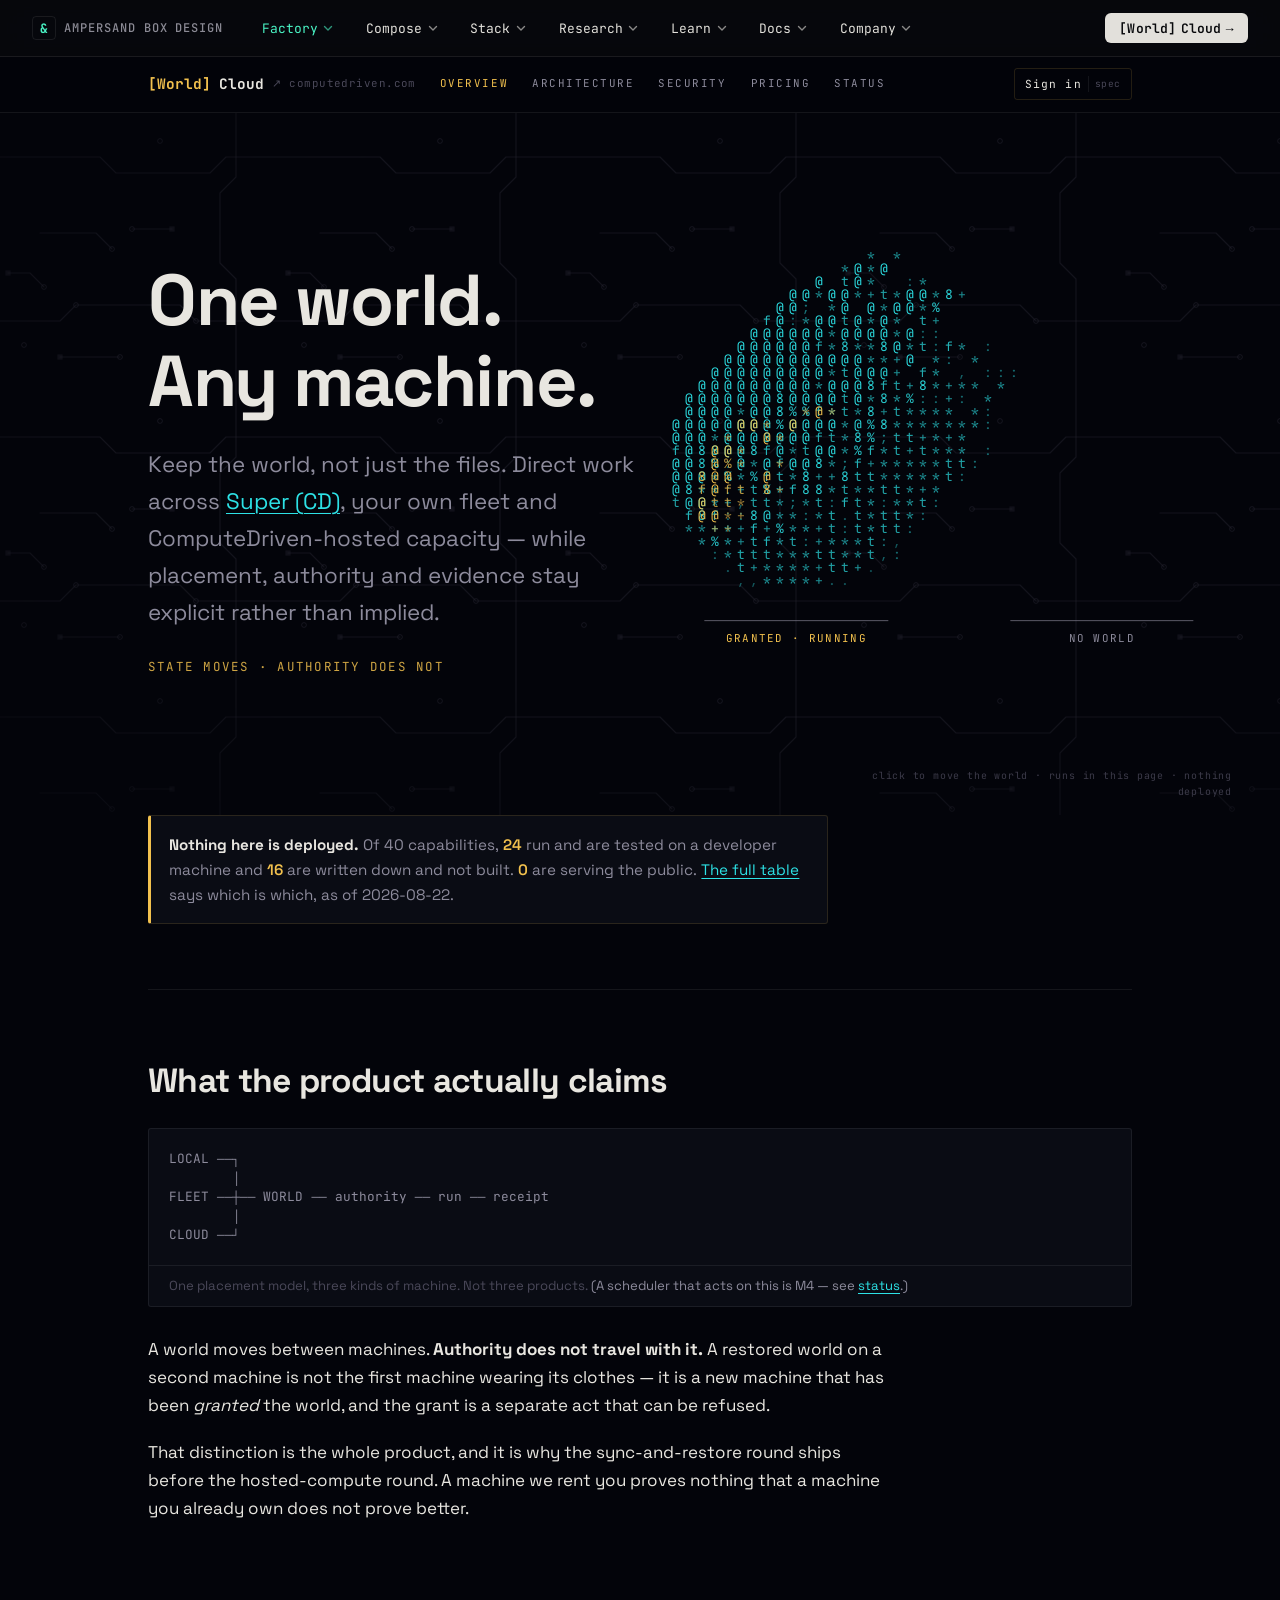
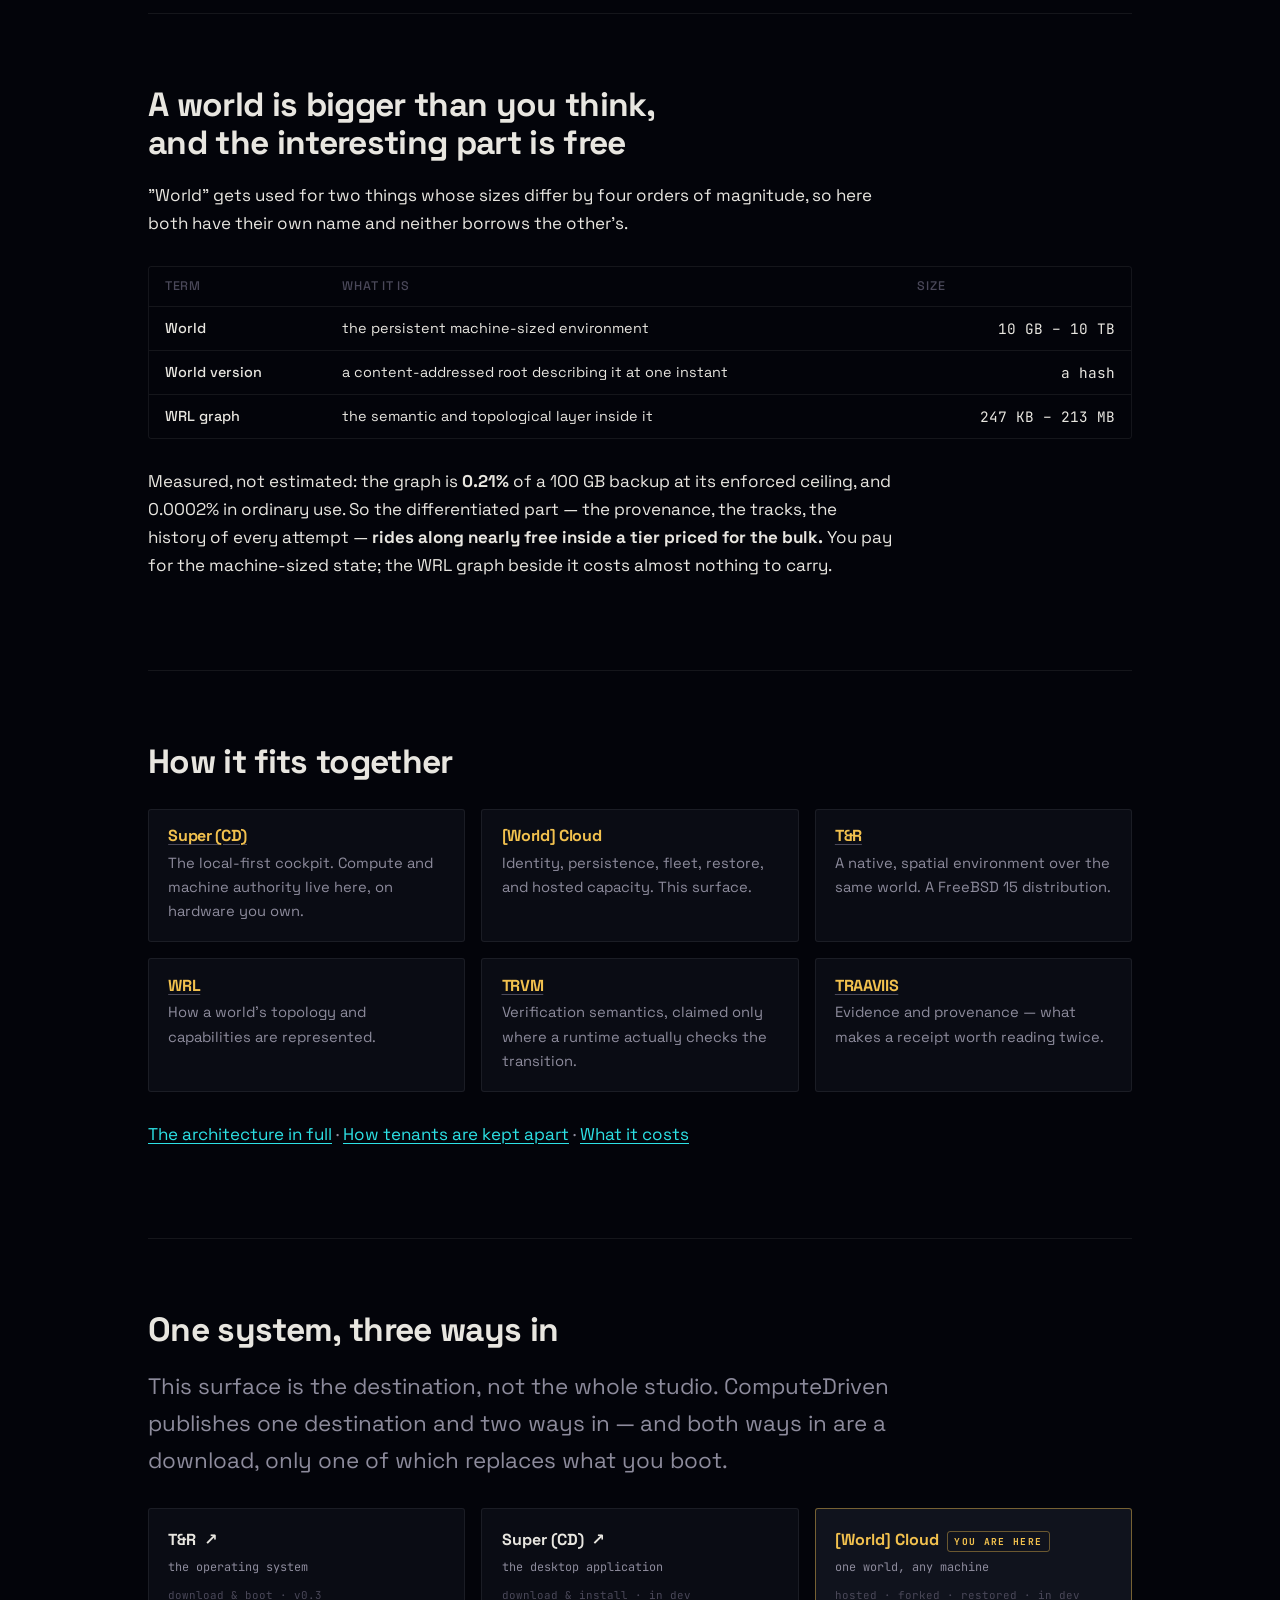
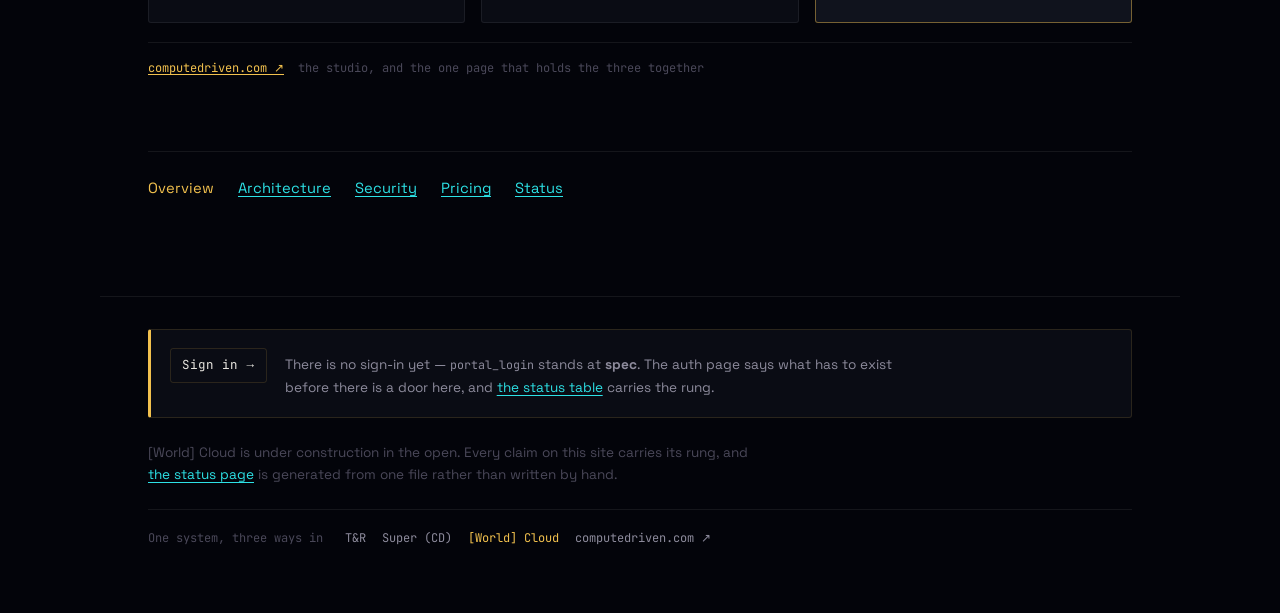
<file: index.html>
<!doctype html>
<html lang="en">
    <head>
        <meta charset="UTF-8" />
        <meta name="viewport" content="width=device-width, initial-scale=1.0" />
        <title>[World] Cloud — one world, any machine</title>
        <meta
            name="description"
            content="Keep the world, not just the files. [World] Cloud carries a machine-sized world between your own hardware, your fleet, and hosted capacity — while placement, authority and evidence stay explicit. State moves; authority does not."
        />
        <link rel="canonical" href="https://cloud.computedriven.com/" />
        <meta property="og:title" content="[World] Cloud — one world, any machine" />
        <meta
            property="og:description"
            content="State moves. Authority does not. A restored world on a second machine is a machine that has been granted the world — and the grant is a separate, refusable act."
        />
        <meta property="og:type" content="website" />
        <meta property="og:url" content="https://cloud.computedriven.com/" />
        <link rel="stylesheet" href="/assets/site.css" />
        <link rel="stylesheet" href="/assets/hero-theater.css" />
    </head>
    <body>
        <header class="site">
            <div class="site-bar">
                <a class="site-logo" href="https://computedriven.com" aria-label="ComputeDriven — the studio [World] Cloud is one of three properties of"><b>[World]</b> Cloud<span class="bto" aria-hidden="true">&#8599;</span><span class="bto bto-w" aria-hidden="true">computedriven.com</span></a>
                <nav class="site-links" aria-label="Primary">
                    <a href="/" aria-current="page">Overview</a>
                    <a href="/architecture">Architecture</a>
                    <a href="/security">Security</a>
                    <a href="/pricing">Pricing</a>
                    <a href="/status">Status</a>
                </nav>
                <!-- STATUS:authcta:BEGIN -->
<a class="site-auth" href="/auth">Sign in <span class="tag">spec</span></a>
<!-- STATUS:authcta:END -->
            </div>
        </header>
        <main>
            <section class="hero">
                <div class="ht" data-ht>
                    <canvas class="ht-canvas" aria-hidden="true"></canvas>
                    <div class="ht-copy">
                        <h1>One world.<br />Any machine.</h1>
                        <p class="lede">
                            Keep the world, not just the files. Direct work across
                            <a href="https://super.computedriven.com">Super (CD)</a>, your own fleet and
                            ComputeDriven-hosted capacity &mdash; while placement, authority and evidence
                            stay explicit rather than implied.
                        </p>
                        <p class="ht-thesis" aria-hidden="true">state moves &middot; authority does not</p>
                    </div>
                    <div class="ht-floors" aria-hidden="true">
                        <div class="ht-floor" data-fl="a"><span class="ht-floor-line"></span><span class="ht-floor-cap"></span></div>
                        <div class="ht-floor" data-fl="b"><span class="ht-floor-line"></span><span class="ht-floor-cap"></span></div>
                    </div>
                    <p class="ht-note" aria-hidden="true">click to move the world &middot; runs in this page &middot; nothing deployed</p>
                </div>

                <!-- STATUS:banner:BEGIN -->
<p class="banner" role="status">
  <strong>Nothing here is deployed.</strong>
  Of 40 capabilities, <b>24</b> run and are tested on a developer machine
  and <b>16</b> are written down and not built.
  <b>0</b> are serving the public.
  <a href="/status">The full table</a> says which is which, as of 2026-08-22.
</p>
<!-- STATUS:banner:END -->
            </section>

            <section>
                <h2>What the product actually claims</h2>
                <figure class="fig">
                    <pre>
LOCAL ──┐
        │
FLEET ──┼── WORLD ── authority ── run ── receipt
        │
CLOUD ──┘</pre
                    >
                    <figcaption>
                        One placement model, three kinds of machine. Not three products.
                        <span class="dim"
                            >(A scheduler that acts on this is M4 — see
                            <a href="/status">status</a>.)</span
                        >
                    </figcaption>
                </figure>
                <p>
                    A world moves between machines. <strong>Authority does not travel with
                    it.</strong> A restored world on a second machine is not the first machine
                    wearing its clothes — it is a new machine that has been <em>granted</em>
                    the world, and the grant is a separate act that can be refused.
                </p>
                <p>
                    That distinction is the whole product, and it is why the sync-and-restore
                    round ships before the hosted-compute round. A machine we rent you proves
                    nothing that a machine you already own does not prove better.
                </p>
            </section>

            <section>
                <h2>A world is bigger than you think, and the interesting part is free</h2>
                <p>
                    "World" gets used for two things whose sizes differ by four orders of
                    magnitude, so here both have their own name and neither borrows the
                    other's.
                </p>
                <div class="scroll">
                    <table>
                        <thead>
                            <tr>
                                <th scope="col">Term</th>
                                <th scope="col">What it is</th>
                                <th scope="col">Size</th>
                            </tr>
                        </thead>
                        <tbody>
                            <tr>
                                <th scope="row">World</th>
                                <td>the persistent machine-sized environment</td>
                                <td class="num">10 GB – 10 TB</td>
                            </tr>
                            <tr>
                                <th scope="row">World version</th>
                                <td>a content-addressed root describing it at one instant</td>
                                <td class="num">a hash</td>
                            </tr>
                            <tr>
                                <th scope="row">WRL graph</th>
                                <td>the semantic and topological layer inside it</td>
                                <td class="num">247 KB – 213 MB</td>
                            </tr>
                        </tbody>
                    </table>
                </div>
                <p>
                    Measured, not estimated: the graph is <strong>0.21%</strong> of a 100 GB
                    backup at its enforced ceiling, and 0.0002% in ordinary use. So the
                    differentiated part — the provenance, the tracks, the history of every
                    attempt — <strong>rides along nearly free inside a tier priced for the
                    bulk.</strong> You pay for the machine-sized state; the WRL graph beside it
                    costs almost nothing to carry.
                </p>
            </section>

            <section>
                <h2>How it fits together</h2>
                <ul class="grid">
                    <li class="card">
                        <h3><a href="https://super.computedriven.com">Super (CD)</a></h3>
                        <p>The local-first cockpit. Compute and machine authority live here, on hardware you own.</p>
                    </li>
                    <li class="card">
                        <h3>[World] Cloud</h3>
                        <p>Identity, persistence, fleet, restore, and hosted capacity. This surface.</p>
                    </li>
                    <li class="card">
                        <h3><a href="https://tr.computedriven.com">T&amp;R</a></h3>
                        <p>A native, spatial environment over the same world. A FreeBSD 15 distribution.</p>
                    </li>
                    <li class="card">
                        <h3><a href="https://wrl.traaviis.com">WRL</a></h3>
                        <p>How a world's topology and capabilities are represented.</p>
                    </li>
                    <li class="card">
                        <h3><a href="https://trvm.traaviis.com">TRVM</a></h3>
                        <p>Verification semantics, claimed only where a runtime actually checks the transition.</p>
                    </li>
                    <li class="card">
                        <h3><a href="https://traaviis.com/">TRAAVIIS</a></h3>
                        <p>Evidence and provenance — what makes a receipt worth reading twice.</p>
                    </li>
                </ul>
                <p class="dim">
                    <a href="/architecture">The architecture in full</a> ·
                    <a href="/security">How tenants are kept apart</a> ·
                    <a href="/pricing">What it costs</a>
                </p>
            </section>

            <section id="family">
                <h2>One system, three ways in</h2>
                <p class="lede">
                    This surface is the destination, not the whole studio. ComputeDriven
                    publishes one destination and two ways in — and both ways in are a
                    download, only one of which replaces what you boot.
                </p>
                <div class="fam">
                    <a class="fam-card" href="https://tr.computedriven.com/">
                        <span class="fc-n">T&amp;R <span aria-hidden="true">&#8599;</span></span>
                        <span class="fc-d">the operating system</span>
                        <span class="fc-h">download &amp; boot &middot; v0.3</span>
                    </a>
                    <a class="fam-card" href="https://super.computedriven.com">
                        <span class="fc-n">Super (CD) <span aria-hidden="true">&#8599;</span></span>
                        <span class="fc-d">the desktop application</span>
                        <span class="fc-h">download &amp; install &middot; in dev</span>
                    </a>
                    <div class="fam-card here">
                        <div class="fc-n">
                            [World] Cloud <span class="fc-you">you are here</span>
                        </div>
                        <span class="fc-d">one world, any machine</span>
                        <span class="fc-h">hosted &middot; forked &middot; restored &middot; in dev</span>
                    </div>
                </div>
                <p class="fam-foot">
                    <a href="https://computedriven.com">computedriven.com <span aria-hidden="true">&#8599;</span></a>
                    <span>the studio, and the one page that holds the three together</span>
                </p>
            </section>

            <nav class="pages" aria-label="Sections">
                <a href="/" aria-current="page">Overview</a>
                <a href="/architecture">Architecture</a>
                <a href="/security">Security</a>
                <a href="/pricing">Pricing</a>
                <a href="/status">Status</a>
            </nav>
        </main>

        <footer>
            <!-- STATUS:footauth:BEGIN -->
<div class="foot-auth">
  <a class="foot-auth-cta" href="/auth">Sign in &rarr;</a>
  <p class="foot-auth-note">There is no sign-in yet — <code>portal_login</code> stands at <b>spec</b>. The auth page says what has to exist before there is a door here, and <a href="/status">the status table</a> carries the rung.</p>
</div>
<!-- STATUS:footauth:END -->
            <p>
                [World] Cloud is under construction in the open. Every claim on this
                site carries its rung, and <a href="/status">the status page</a> is generated
                from one file rather than written by hand.
            </p>
            <div class="foot-fam">
                <span>One system, three ways in</span>
                <span class="ff-links">
                    <a href="https://tr.computedriven.com/">T&amp;R</a>
                    <a href="https://super.computedriven.com">Super (CD)</a>
                    <b>[World] Cloud</b>
                    <a href="https://computedriven.com">computedriven.com <span aria-hidden="true">&#8599;</span></a>
                </span>
            </div>
        </footer>

        <script type="module" src="/amp-nav.js"></script>
        <script type="module" src="/assets/hero-theater.js"></script>
        <amp-nav property="cloud"></amp-nav>
    </body>
</html>
</file>
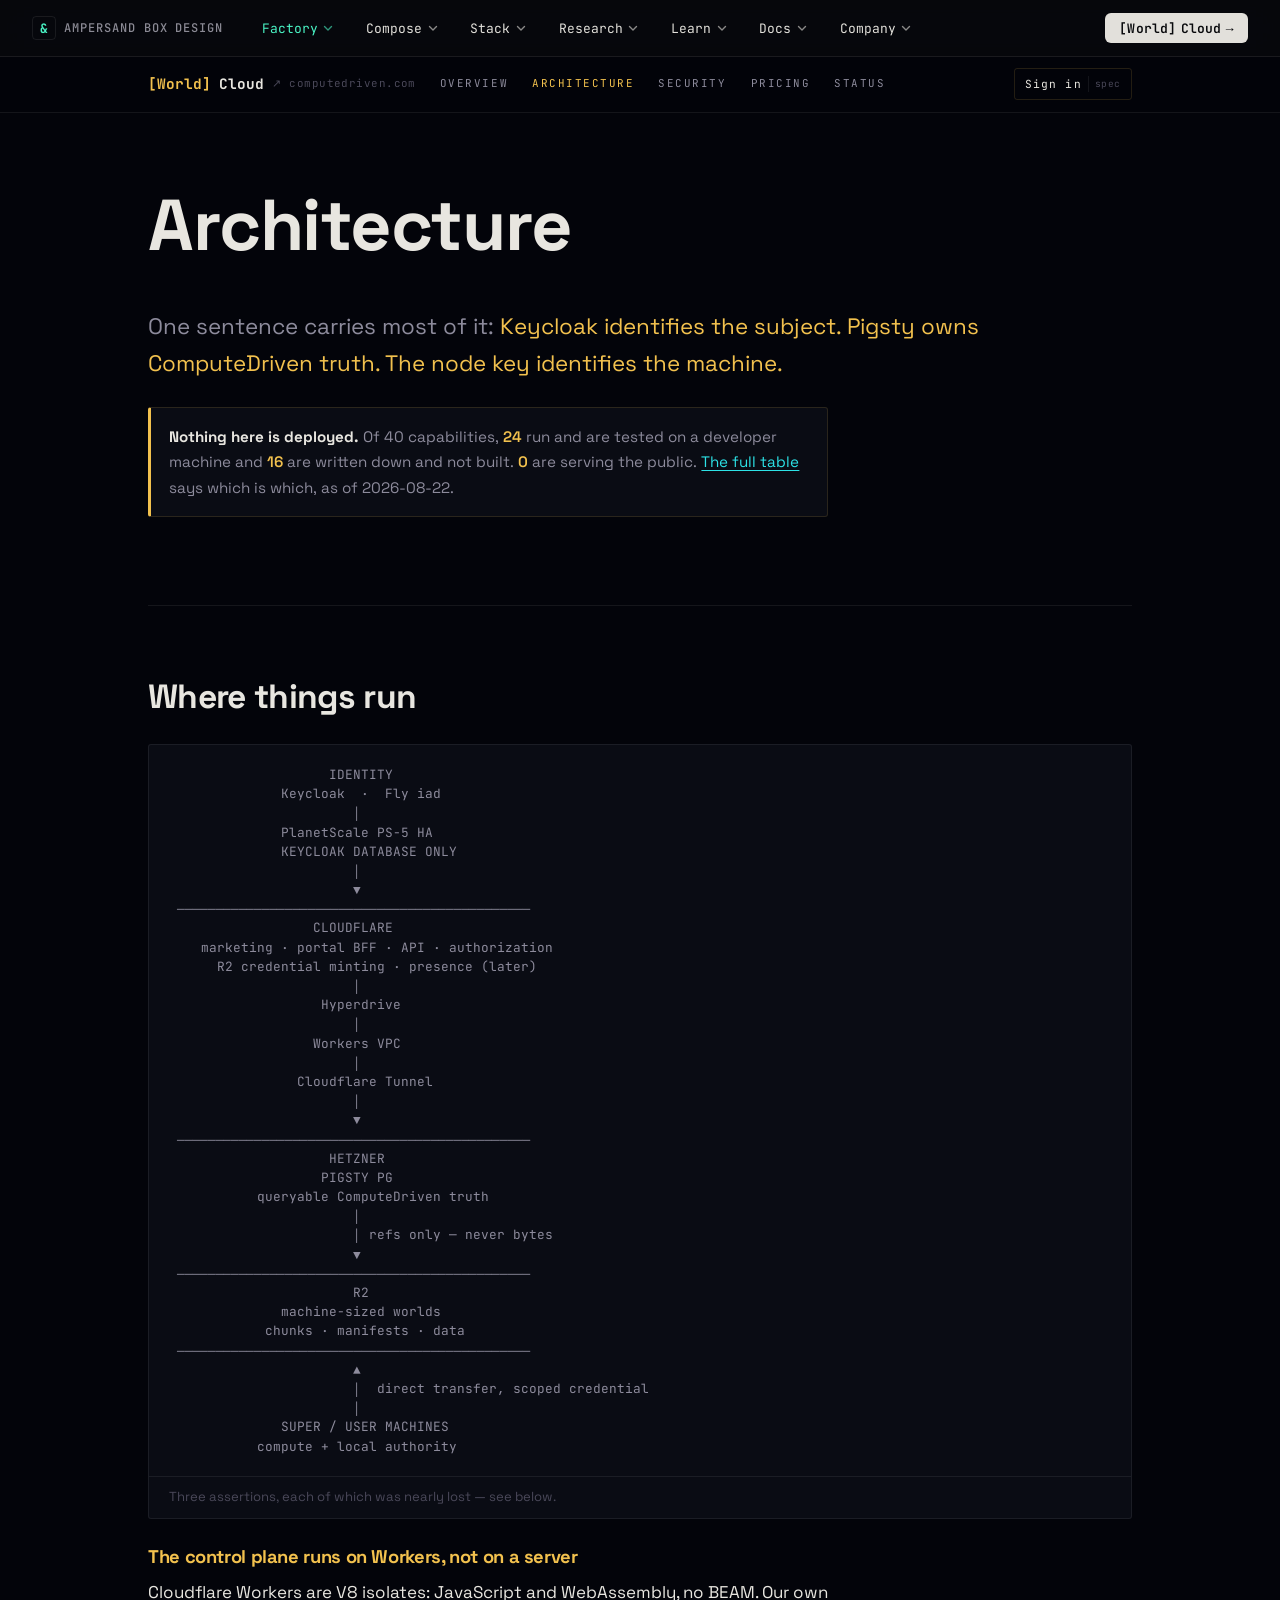
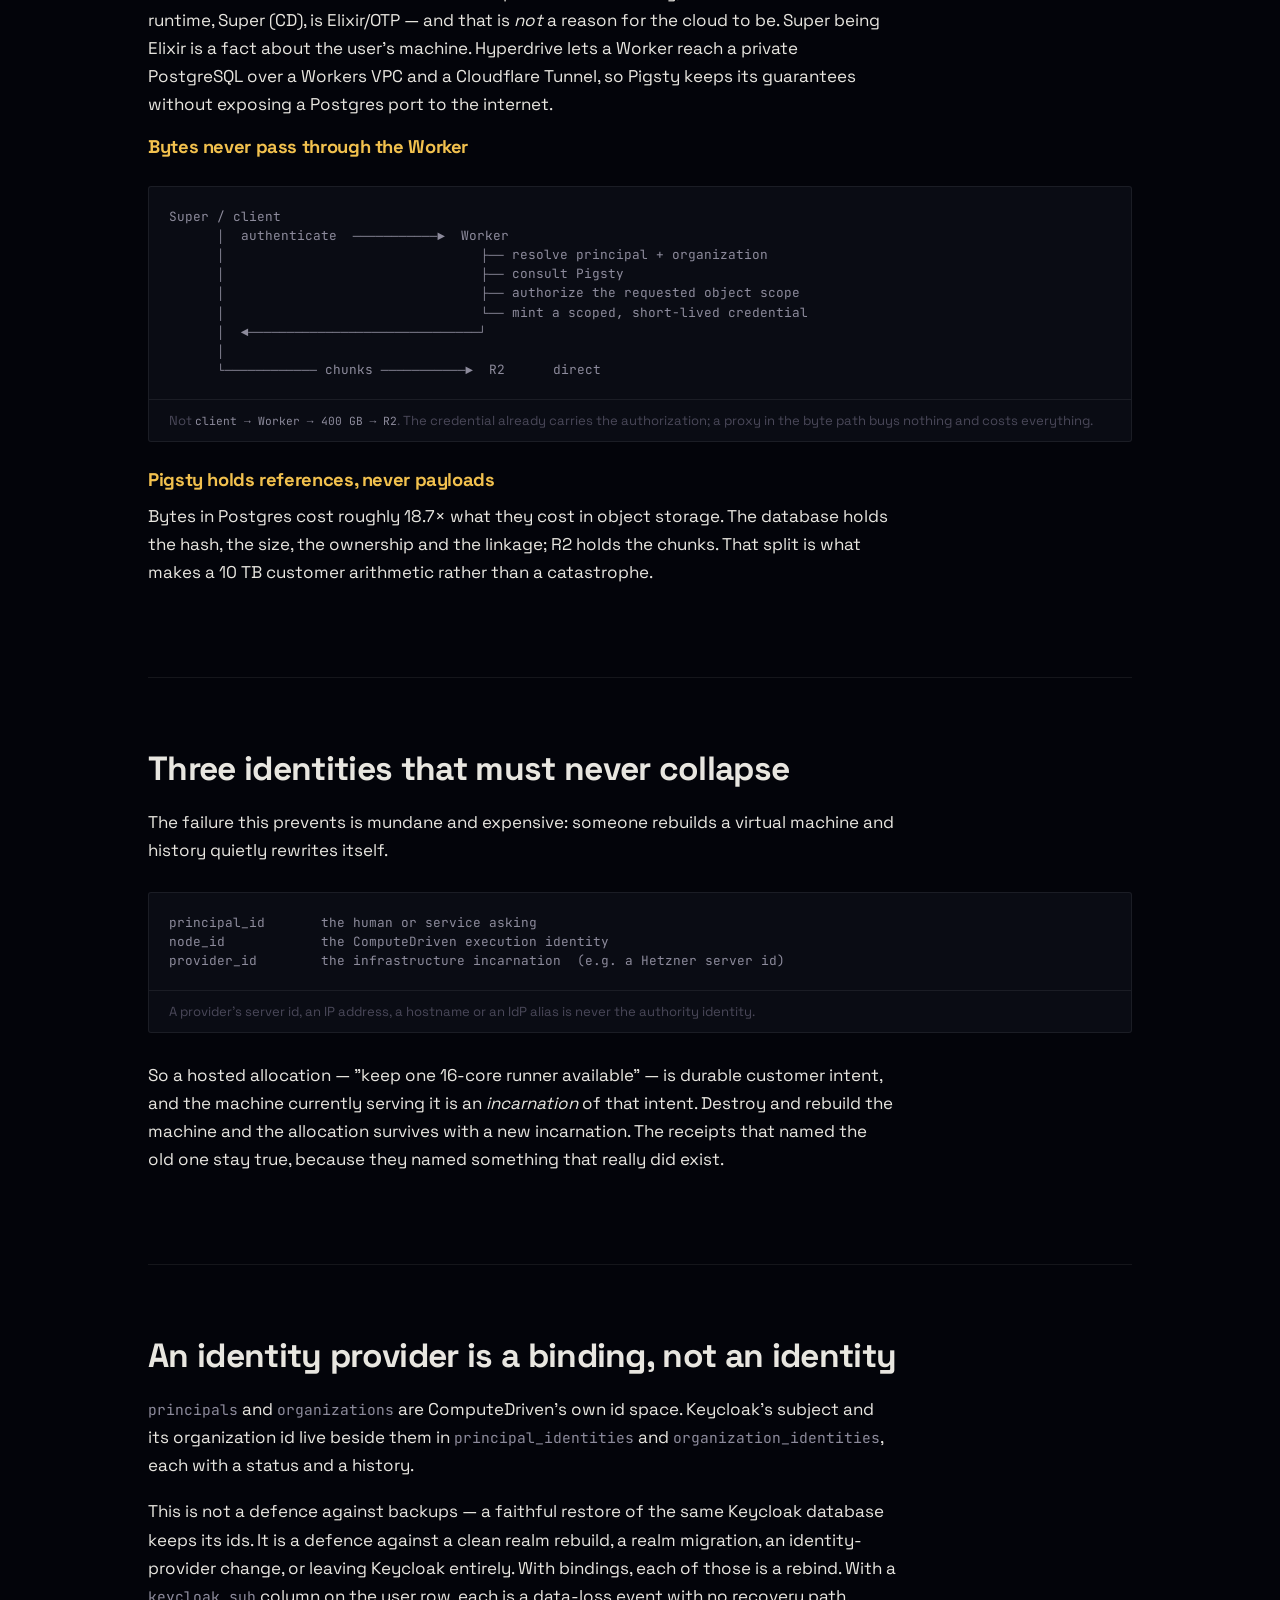
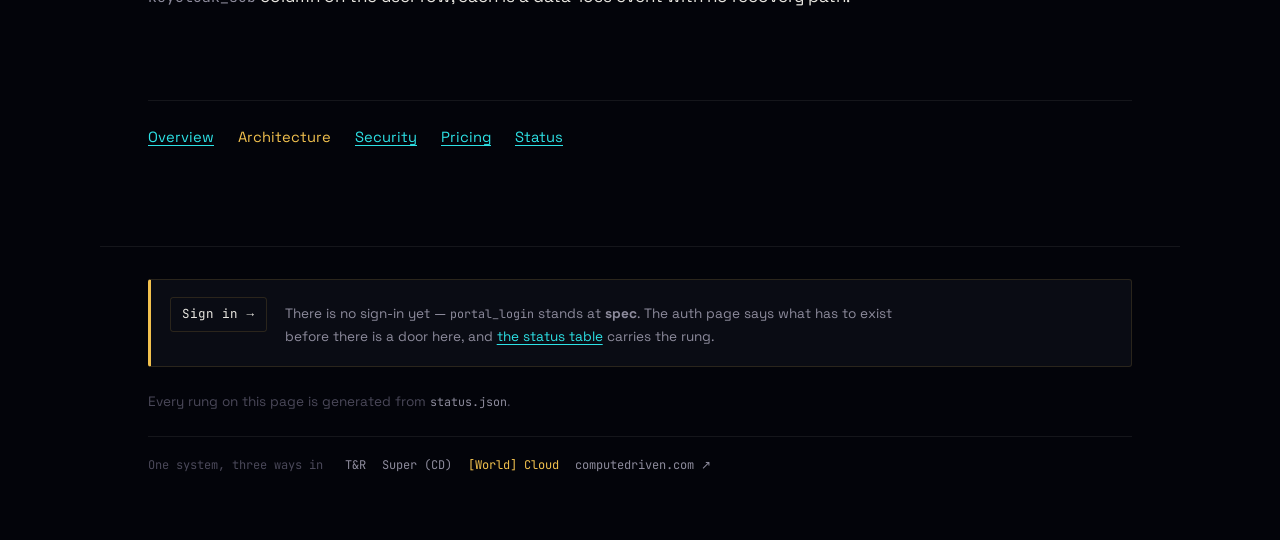
<file: architecture.html>
<!doctype html>
<html lang="en">
    <head>
        <meta charset="UTF-8" />
        <meta name="viewport" content="width=device-width, initial-scale=1.0" />
        <title>Architecture — [World] Cloud</title>
        <meta
            name="description"
            content="Keycloak identifies the subject. Pigsty owns ComputeDriven truth. The node key identifies the machine. Where each part runs, and the three identities that must never collapse into one."
        />
        <link rel="canonical" href="https://cloud.computedriven.com/architecture" />
        <link rel="stylesheet" href="/assets/site.css" />
    </head>
    <body>
        <header class="site">
            <div class="site-bar">
                <a class="site-logo" href="https://computedriven.com" aria-label="ComputeDriven — the studio [World] Cloud is one of three properties of"><b>[World]</b> Cloud<span class="bto" aria-hidden="true">&#8599;</span><span class="bto bto-w" aria-hidden="true">computedriven.com</span></a>
                <nav class="site-links" aria-label="Primary">
                    <a href="/">Overview</a>
                    <a href="/architecture" aria-current="page">Architecture</a>
                    <a href="/security">Security</a>
                    <a href="/pricing">Pricing</a>
                    <a href="/status">Status</a>
                </nav>
                <!-- STATUS:authcta:BEGIN -->
<a class="site-auth" href="/auth">Sign in <span class="tag">spec</span></a>
<!-- STATUS:authcta:END -->
            </div>
        </header>
        <main>
            <section>
                <h1>Architecture</h1>
                <p class="lede">
                    One sentence carries most of it:
                    <span class="thesis"
                        >Keycloak identifies the subject. Pigsty owns ComputeDriven truth. The
                        node key identifies the machine.</span
                    >
                </p>

                <!-- STATUS:banner:BEGIN -->
<p class="banner" role="status">
  <strong>Nothing here is deployed.</strong>
  Of 40 capabilities, <b>24</b> run and are tested on a developer machine
  and <b>16</b> are written down and not built.
  <b>0</b> are serving the public.
  <a href="/status">The full table</a> says which is which, as of 2026-08-22.
</p>
<!-- STATUS:banner:END -->
            </section>

            <section>
                <h2>Where things run</h2>
                <figure class="fig">
                    <pre>
                    IDENTITY
              Keycloak  ·  Fly iad
                       │
              PlanetScale PS-5 HA
              KEYCLOAK DATABASE ONLY
                       │
                       ▼
 ──────────────────────────────────────────────
                  CLOUDFLARE
    marketing · portal BFF · API · authorization
      R2 credential minting · presence (later)
                       │
                   Hyperdrive
                       │
                  Workers VPC
                       │
                Cloudflare Tunnel
                       │
                       ▼
 ──────────────────────────────────────────────
                    HETZNER
                   PIGSTY PG
           queryable ComputeDriven truth
                       │
                       │ refs only — never bytes
                       ▼
 ──────────────────────────────────────────────
                       R2
              machine-sized worlds
            chunks · manifests · data
 ──────────────────────────────────────────────
                       ▲
                       │  direct transfer, scoped credential
                       │
              SUPER / USER MACHINES
           compute + local authority</pre
                    >
                    <figcaption>
                        Three assertions, each of which was nearly lost — see below.
                    </figcaption>
                </figure>

                <h3>The control plane runs on Workers, not on a server</h3>
                <p>
                    Cloudflare Workers are V8 isolates: JavaScript and WebAssembly, no BEAM.
                    Our own runtime, Super (CD), is Elixir/OTP — and that is
                    <em>not</em> a reason for the cloud to be. Super being Elixir is a fact
                    about the user's machine. Hyperdrive lets a Worker reach a private
                    PostgreSQL over a Workers VPC and a Cloudflare Tunnel, so Pigsty keeps its
                    guarantees without exposing a Postgres port to the internet.
                </p>

                <h3>Bytes never pass through the Worker</h3>
                <figure class="fig">
                    <pre>
Super / client
      │  authenticate  ───────────►  Worker
      │                                ├── resolve principal + organization
      │                                ├── consult Pigsty
      │                                ├── authorize the requested object scope
      │                                └── mint a scoped, short-lived credential
      │  ◄──────────────────────────────┘
      │
      └──────────── chunks ───────────►  R2      direct</pre
                    >
                    <figcaption>
                        Not <code>client → Worker → 400 GB → R2</code>. The credential already
                        carries the authorization; a proxy in the byte path buys nothing and
                        costs everything.
                    </figcaption>
                </figure>

                <h3>Pigsty holds references, never payloads</h3>
                <p>
                    Bytes in Postgres cost roughly 18.7× what they cost in object storage. The
                    database holds the hash, the size, the ownership and the linkage; R2 holds
                    the chunks. That split is what makes a 10 TB customer arithmetic rather
                    than a catastrophe.
                </p>
            </section>

            <section>
                <h2>Three identities that must never collapse</h2>
                <p>
                    The failure this prevents is mundane and expensive: someone rebuilds a
                    virtual machine and history quietly rewrites itself.
                </p>
                <figure class="fig">
                    <pre>
principal_id       the human or service asking
node_id            the ComputeDriven execution identity
provider_id        the infrastructure incarnation  (e.g. a Hetzner server id)</pre
                    >
                    <figcaption>
                        A provider's server id, an IP address, a hostname or an IdP alias is
                        never the authority identity.
                    </figcaption>
                </figure>
                <p>
                    So a hosted allocation — "keep one 16-core runner available" — is durable
                    customer intent, and the machine currently serving it is an
                    <em>incarnation</em> of that intent. Destroy and rebuild the machine and
                    the allocation survives with a new incarnation. The receipts that named
                    the old one stay true, because they named something that really did exist.
                </p>
            </section>

            <section>
                <h2>An identity provider is a binding, not an identity</h2>
                <p>
                    <code>principals</code> and <code>organizations</code> are ComputeDriven's
                    own id space. Keycloak's subject and its organization id live beside them
                    in <code>principal_identities</code> and
                    <code>organization_identities</code>, each with a status and a history.
                </p>
                <p>
                    This is not a defence against backups — a faithful restore of the same
                    Keycloak database keeps its ids. It is a defence against a clean realm
                    rebuild, a realm migration, an identity-provider change, or leaving
                    Keycloak entirely. With bindings, each of those is a rebind. With a
                    <code>keycloak_sub</code> column on the user row, each is a data-loss event
                    with no recovery path.
                </p>
            </section>

            <nav class="pages" aria-label="Sections">
                <a href="/">Overview</a>
                <a href="/architecture" aria-current="page">Architecture</a>
                <a href="/security">Security</a>
                <a href="/pricing">Pricing</a>
                <a href="/status">Status</a>
            </nav>
        </main>

        <footer>
            <!-- STATUS:footauth:BEGIN -->
<div class="foot-auth">
  <a class="foot-auth-cta" href="/auth">Sign in &rarr;</a>
  <p class="foot-auth-note">There is no sign-in yet — <code>portal_login</code> stands at <b>spec</b>. The auth page says what has to exist before there is a door here, and <a href="/status">the status table</a> carries the rung.</p>
</div>
<!-- STATUS:footauth:END -->
            <p>Every rung on this page is generated from <code>status.json</code>.</p>
            <div class="foot-fam">
                <span>One system, three ways in</span>
                <span class="ff-links">
                    <a href="https://tr.computedriven.com/">T&amp;R</a>
                    <a href="https://super.computedriven.com">Super (CD)</a>
                    <b>[World] Cloud</b>
                    <a href="https://computedriven.com">computedriven.com <span aria-hidden="true">&#8599;</span></a>
                </span>
            </div>
        </footer>

        <script type="module" src="/amp-nav.js"></script>
        <amp-nav property="cloud"></amp-nav>
    </body>
</html>
</file>
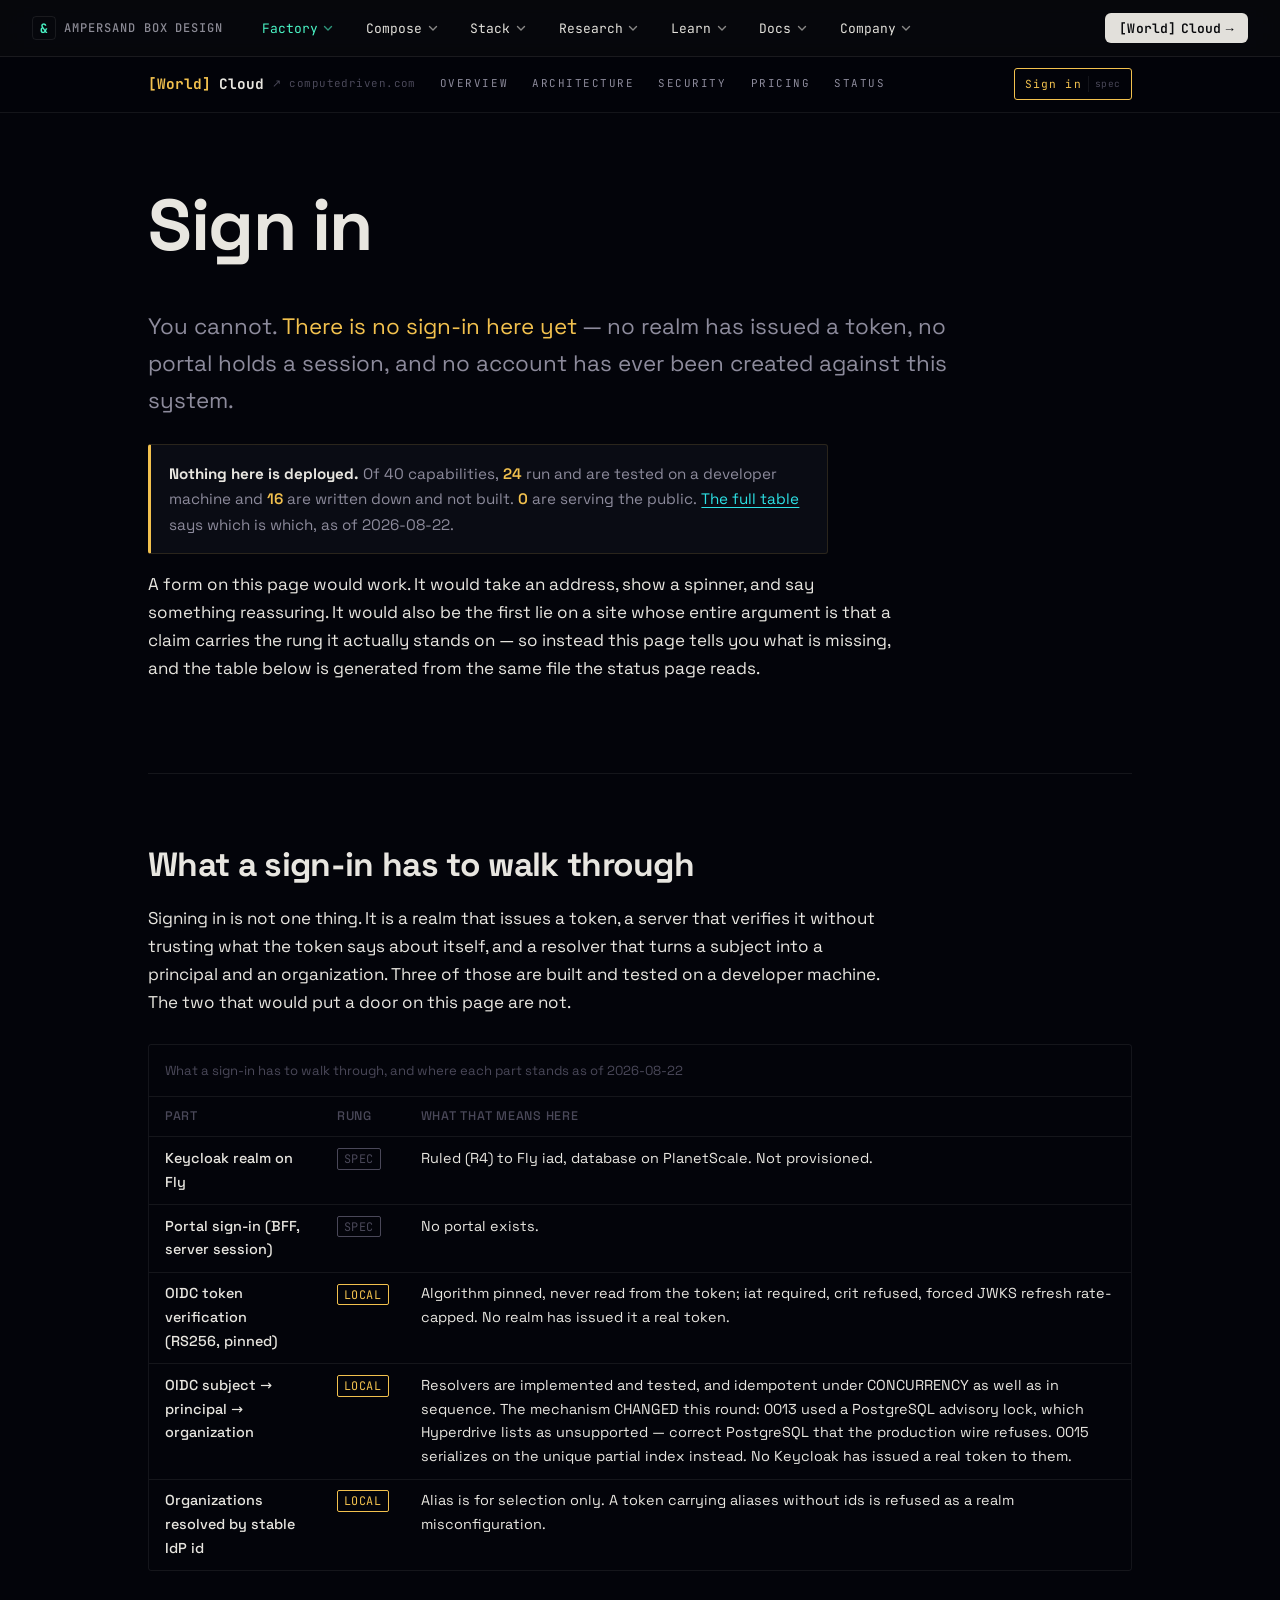
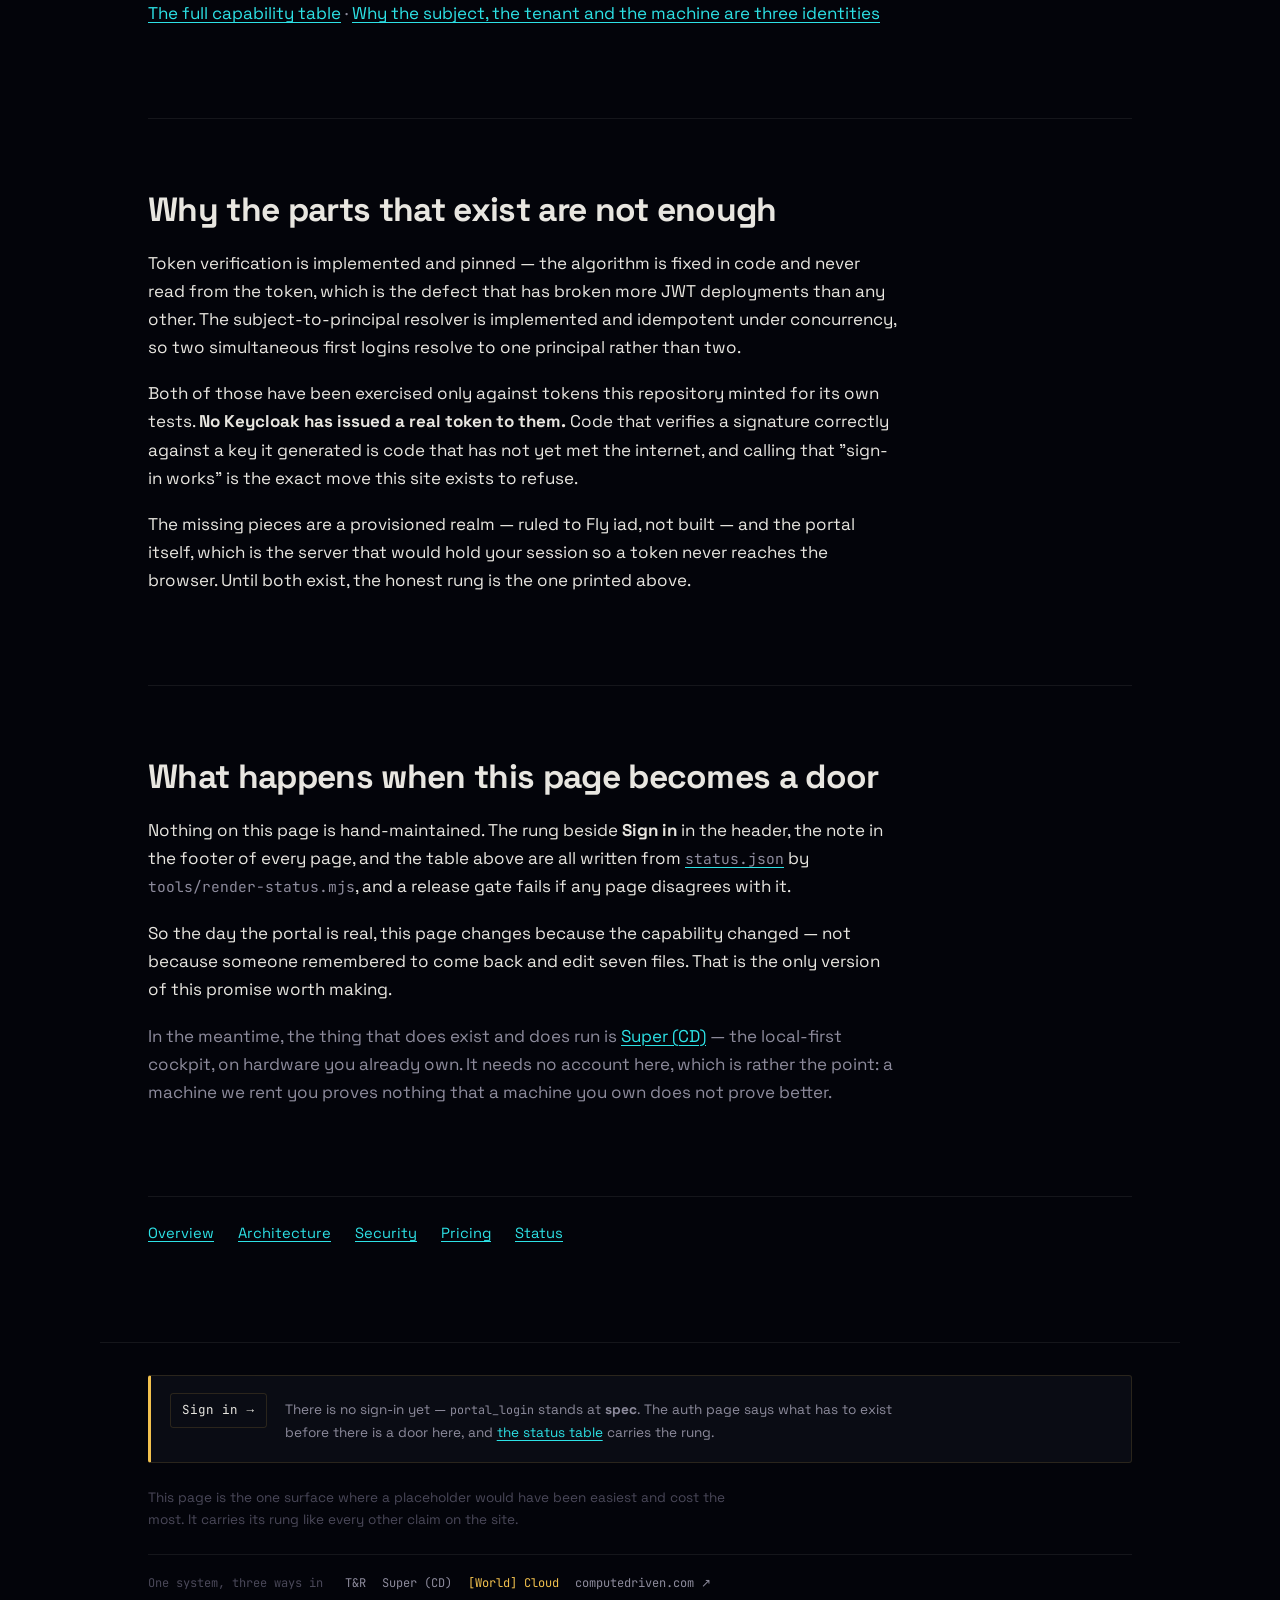
<file: auth.html>
<!doctype html>
<html lang="en">
    <head>
        <meta charset="UTF-8" />
        <meta name="viewport" content="width=device-width, initial-scale=1.0" />
        <title>Sign in — [World] Cloud</title>
        <meta
            name="description"
            content="There is no sign-in yet. Keycloak identifies the subject, a portal BFF holds the session, and neither exists. What has to be true before this page becomes a door, and how you will know when it is."
        />
        <link rel="canonical" href="https://cloud.computedriven.com/auth" />
        <link rel="stylesheet" href="/assets/site.css" />
    </head>
    <body>
        <header class="site">
            <div class="site-bar">
                <a class="site-logo" href="https://computedriven.com" aria-label="ComputeDriven — the studio [World] Cloud is one of three properties of"><b>[World]</b> Cloud<span class="bto" aria-hidden="true">&#8599;</span><span class="bto bto-w" aria-hidden="true">computedriven.com</span></a>
                <nav class="site-links" aria-label="Primary">
                    <a href="/">Overview</a>
                    <a href="/architecture">Architecture</a>
                    <a href="/security">Security</a>
                    <a href="/pricing">Pricing</a>
                    <a href="/status">Status</a>
                </nav>
                <!-- STATUS:authcta:BEGIN -->
<a class="site-auth" href="/auth" aria-current="page">Sign in <span class="tag">spec</span></a>
<!-- STATUS:authcta:END -->
            </div>
        </header>
        <main>
            <section>
                <h1>Sign in</h1>
                <p class="lede">
                    You cannot. <span class="thesis">There is no sign-in here yet</span> — no
                    realm has issued a token, no portal holds a session, and no account has
                    ever been created against this system.
                </p>

                <!-- STATUS:banner:BEGIN -->
<p class="banner" role="status">
  <strong>Nothing here is deployed.</strong>
  Of 40 capabilities, <b>24</b> run and are tested on a developer machine
  and <b>16</b> are written down and not built.
  <b>0</b> are serving the public.
  <a href="/status">The full table</a> says which is which, as of 2026-08-22.
</p>
<!-- STATUS:banner:END -->

                <p>
                    A form on this page would work. It would take an address, show a spinner,
                    and say something reassuring. It would also be the first lie on a site
                    whose entire argument is that a claim carries the rung it actually stands
                    on — so instead this page tells you what is missing, and the table below
                    is generated from the same file the status page reads.
                </p>
            </section>

            <section>
                <h2>What a sign-in has to walk through</h2>
                <p>
                    Signing in is not one thing. It is a realm that issues a token, a server
                    that verifies it without trusting what the token says about itself, and a
                    resolver that turns a subject into a principal and an organization. Three
                    of those are built and tested on a developer machine. The two that would
                    put a door on this page are not.
                </p>
                <div class="scroll">
                    <!-- STATUS:signin:BEGIN -->
<table>
  <caption>What a sign-in has to walk through, and where each part stands as of 2026-08-22</caption>
  <thead>
    <tr><th scope="col">Part</th><th scope="col">Rung</th><th scope="col">What that means here</th></tr>
  </thead>
  <tbody>
    <tr>
      <th scope="row">Keycloak realm on Fly</th>
      <td><span class="rung rung-spec">spec</span></td>
      <td>Ruled (R4) to Fly iad, database on PlanetScale. Not provisioned.</td>
    </tr>
    <tr>
      <th scope="row">Portal sign-in (BFF, server session)</th>
      <td><span class="rung rung-spec">spec</span></td>
      <td>No portal exists.</td>
    </tr>
    <tr>
      <th scope="row">OIDC token verification (RS256, pinned)</th>
      <td><span class="rung rung-local">local</span></td>
      <td>Algorithm pinned, never read from the token; iat required, crit refused, forced JWKS refresh rate-capped. No realm has issued it a real token.</td>
    </tr>
    <tr>
      <th scope="row">OIDC subject → principal → organization</th>
      <td><span class="rung rung-local">local</span></td>
      <td>Resolvers are implemented and tested, and idempotent under CONCURRENCY as well as in sequence. The mechanism CHANGED this round: 0013 used a PostgreSQL advisory lock, which Hyperdrive lists as unsupported — correct PostgreSQL that the production wire refuses. 0015 serializes on the unique partial index instead. No Keycloak has issued a real token to them.</td>
    </tr>
    <tr>
      <th scope="row">Organizations resolved by stable IdP id</th>
      <td><span class="rung rung-local">local</span></td>
      <td>Alias is for selection only. A token carrying aliases without ids is refused as a realm misconfiguration.</td>
    </tr>
  </tbody>
</table>
<!-- STATUS:signin:END -->
                </div>
                <p class="dim">
                    <a href="/status">The full capability table</a> ·
                    <a href="/architecture">Why the subject, the tenant and the machine are three identities</a>
                </p>
            </section>

            <section>
                <h2>Why the parts that exist are not enough</h2>
                <p>
                    Token verification is implemented and pinned — the algorithm is fixed in
                    code and never read from the token, which is the defect that has broken
                    more JWT deployments than any other. The subject-to-principal resolver is
                    implemented and idempotent under concurrency, so two simultaneous first
                    logins resolve to one principal rather than two.
                </p>
                <p>
                    Both of those have been exercised only against tokens this repository
                    minted for its own tests. <strong>No Keycloak has issued a real token to
                    them.</strong> Code that verifies a signature correctly against a key it
                    generated is code that has not yet met the internet, and calling that
                    "sign-in works" is the exact move this site exists to refuse.
                </p>
                <p>
                    The missing pieces are a provisioned realm — ruled to Fly iad, not built —
                    and the portal itself, which is the server that would hold your session so
                    a token never reaches the browser. Until both exist, the honest rung is
                    the one printed above.
                </p>
            </section>

            <section>
                <h2>What happens when this page becomes a door</h2>
                <p>
                    Nothing on this page is hand-maintained. The rung beside <b>Sign in</b> in
                    the header, the note in the footer of every page, and the table above are
                    all written from <a href="/status.json"><code>status.json</code></a> by
                    <code>tools/render-status.mjs</code>, and a release gate fails if any page
                    disagrees with it.
                </p>
                <p>
                    So the day the portal is real, this page changes because the capability
                    changed — not because someone remembered to come back and edit seven
                    files. That is the only version of this promise worth making.
                </p>
                <p class="dim">
                    In the meantime, the thing that does exist and does run is
                    <a href="https://super.computedriven.com">Super (CD)</a> — the local-first
                    cockpit, on hardware you already own. It needs no account here, which is
                    rather the point: a machine we rent you proves nothing that a machine you
                    own does not prove better.
                </p>
            </section>

            <nav class="pages" aria-label="Sections">
                <a href="/">Overview</a>
                <a href="/architecture">Architecture</a>
                <a href="/security">Security</a>
                <a href="/pricing">Pricing</a>
                <a href="/status">Status</a>
            </nav>
        </main>

        <footer>
            <!-- STATUS:footauth:BEGIN -->
<div class="foot-auth">
  <a class="foot-auth-cta" href="/auth">Sign in &rarr;</a>
  <p class="foot-auth-note">There is no sign-in yet — <code>portal_login</code> stands at <b>spec</b>. The auth page says what has to exist before there is a door here, and <a href="/status">the status table</a> carries the rung.</p>
</div>
<!-- STATUS:footauth:END -->
            <p>
                This page is the one surface where a placeholder would have been easiest and
                cost the most. It carries its rung like every other claim on the site.
            </p>
            <div class="foot-fam">
                <span>One system, three ways in</span>
                <span class="ff-links">
                    <a href="https://tr.computedriven.com/">T&amp;R</a>
                    <a href="https://super.computedriven.com">Super (CD)</a>
                    <b>[World] Cloud</b>
                    <a href="https://computedriven.com">computedriven.com <span aria-hidden="true">&#8599;</span></a>
                </span>
            </div>
        </footer>

        <script type="module" src="/amp-nav.js"></script>
        <amp-nav property="cloud"></amp-nav>
    </body>
</html>
</file>
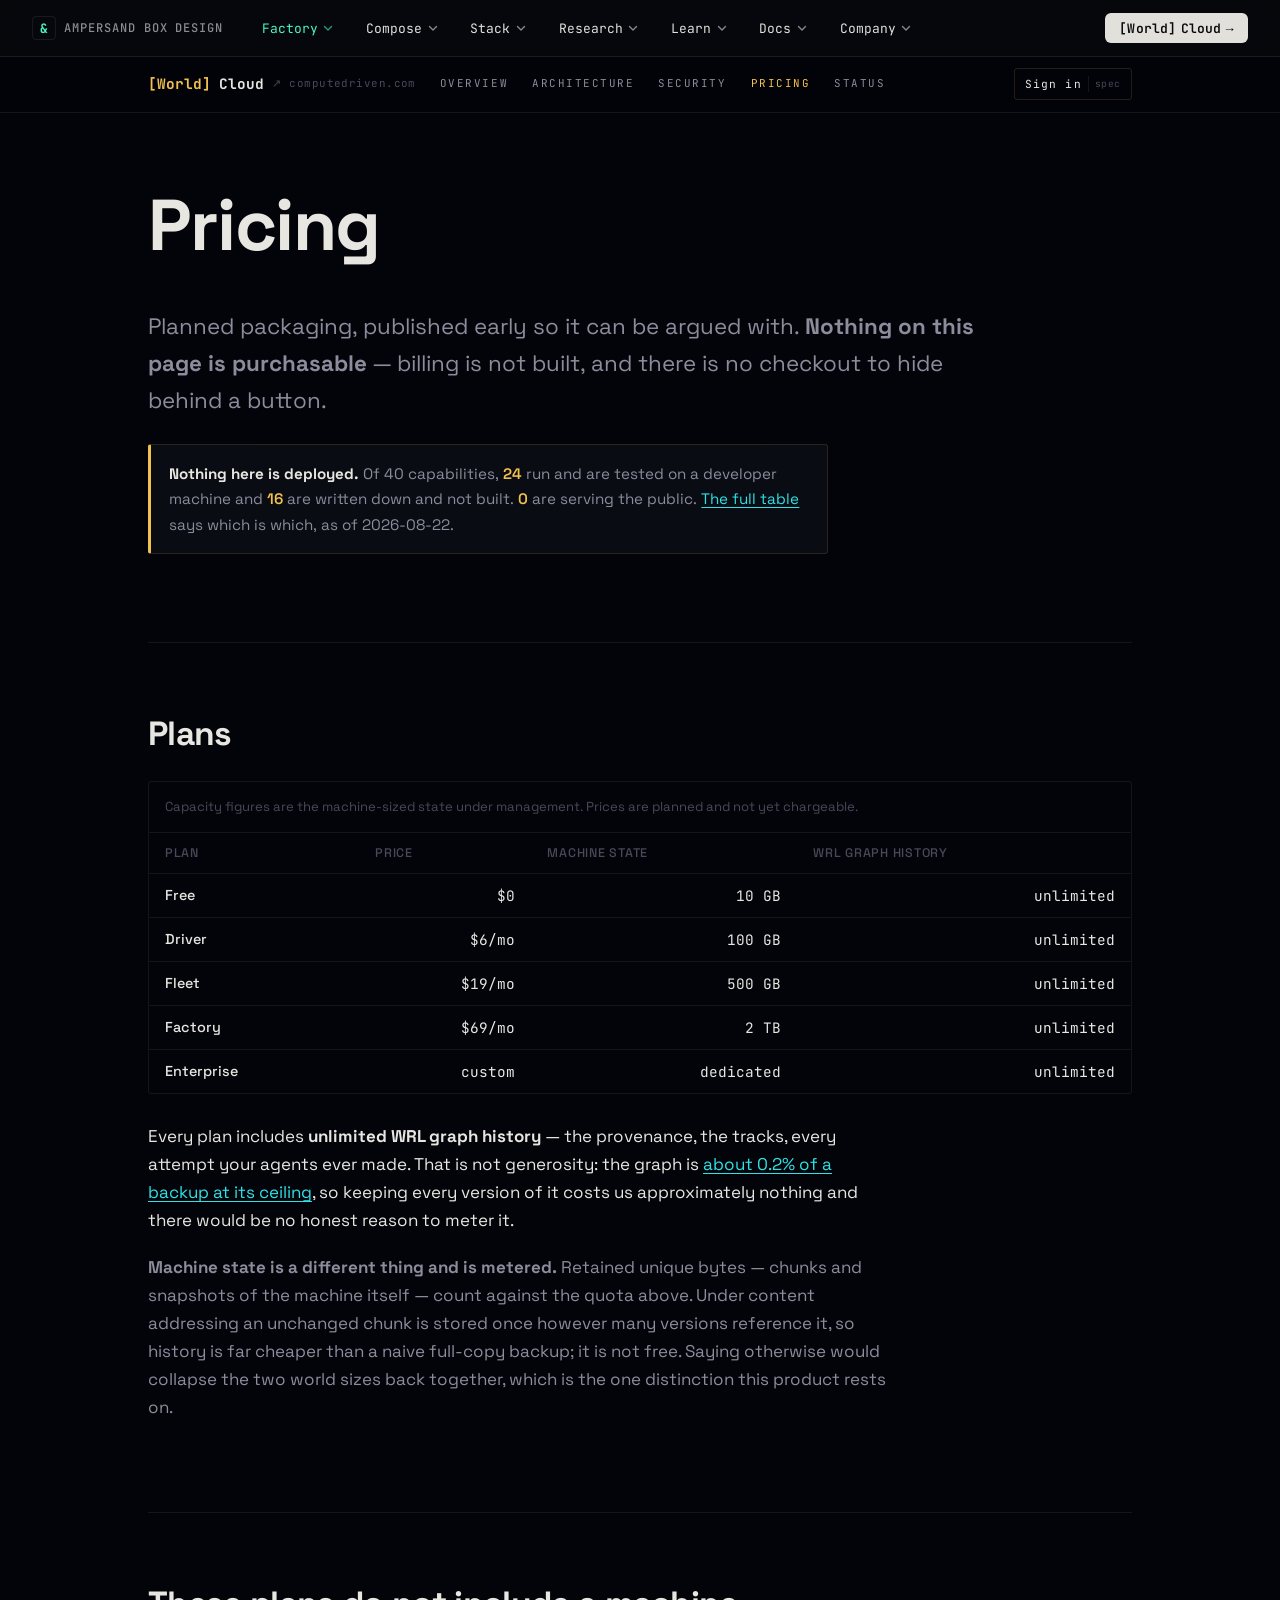
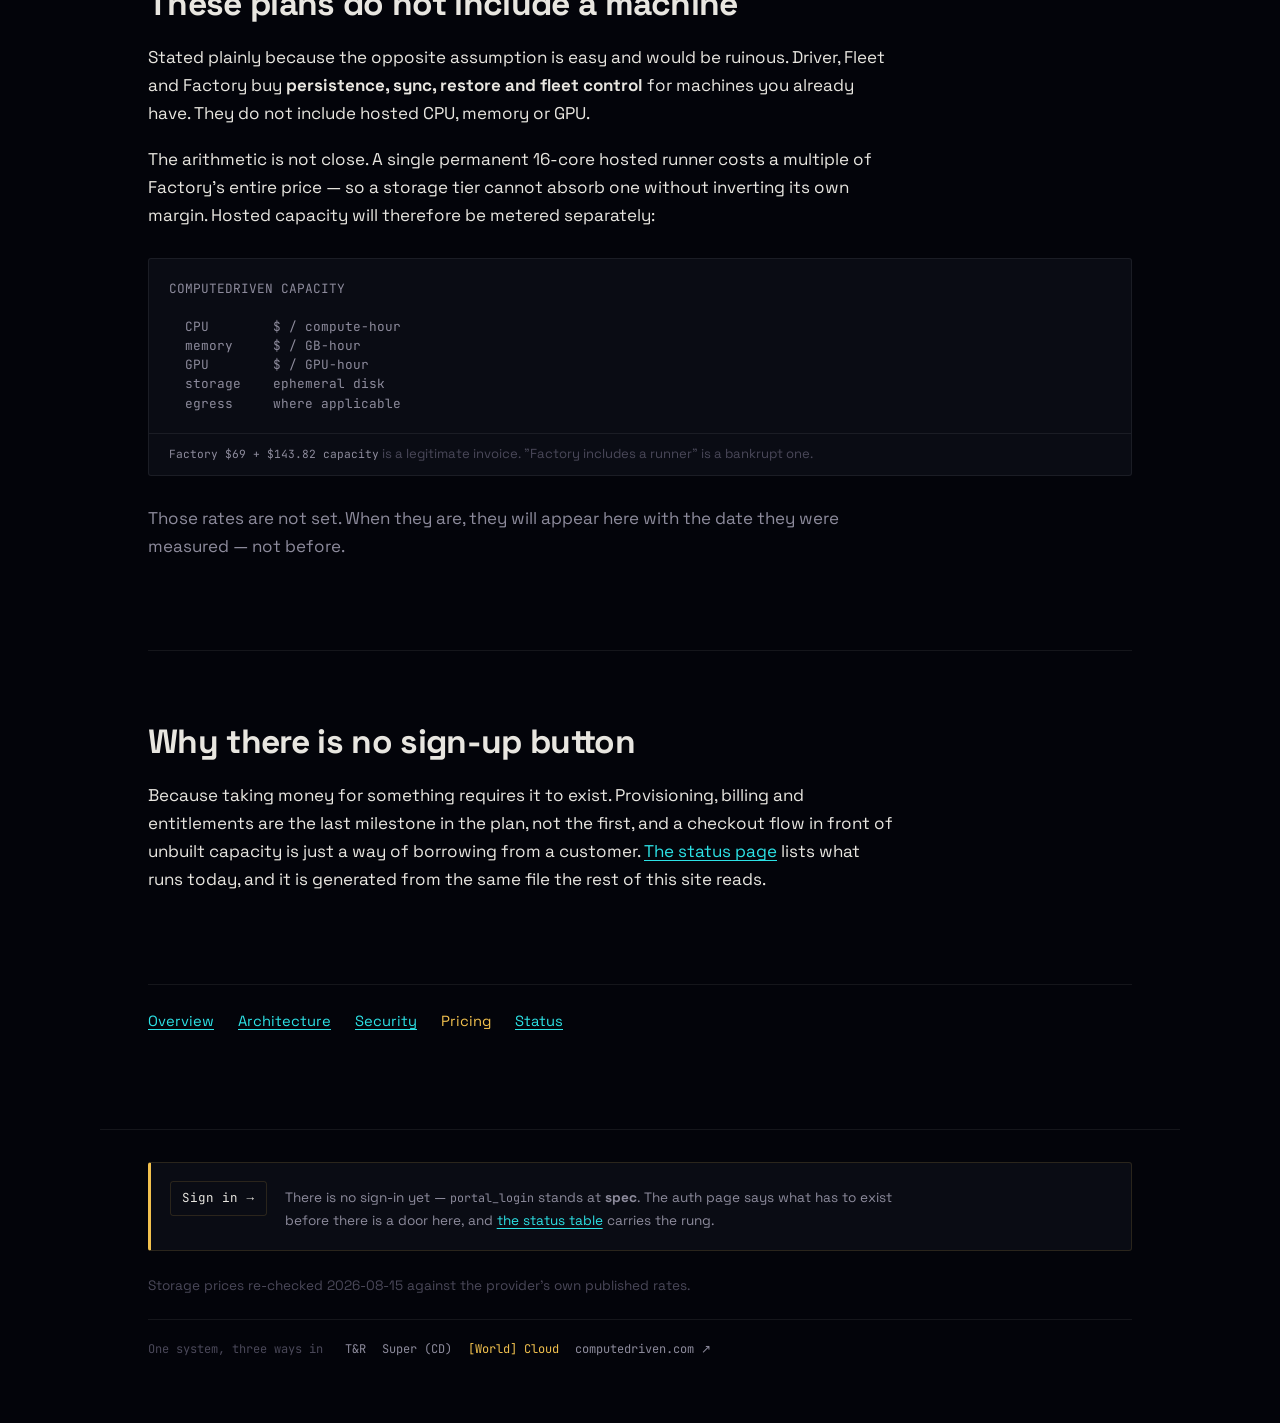
<file: pricing.html>
<!doctype html>
<html lang="en">
    <head>
        <meta charset="UTF-8" />
        <meta name="viewport" content="width=device-width, initial-scale=1.0" />
        <title>Pricing — [World] Cloud</title>
        <meta
            name="description"
            content="Driver $6, Fleet $19, Factory $69. These buy persistence, sync, restore and fleet control — they do not include a virtual machine. Nothing is purchasable yet, and the page says so."
        />
        <link rel="canonical" href="https://cloud.computedriven.com/pricing" />
        <link rel="stylesheet" href="/assets/site.css" />
    </head>
    <body>
        <header class="site">
            <div class="site-bar">
                <a class="site-logo" href="https://computedriven.com" aria-label="ComputeDriven — the studio [World] Cloud is one of three properties of"><b>[World]</b> Cloud<span class="bto" aria-hidden="true">&#8599;</span><span class="bto bto-w" aria-hidden="true">computedriven.com</span></a>
                <nav class="site-links" aria-label="Primary">
                    <a href="/">Overview</a>
                    <a href="/architecture">Architecture</a>
                    <a href="/security">Security</a>
                    <a href="/pricing" aria-current="page">Pricing</a>
                    <a href="/status">Status</a>
                </nav>
                <!-- STATUS:authcta:BEGIN -->
<a class="site-auth" href="/auth">Sign in <span class="tag">spec</span></a>
<!-- STATUS:authcta:END -->
            </div>
        </header>
        <main>
            <section>
                <h1>Pricing</h1>
                <p class="lede">
                    Planned packaging, published early so it can be argued with.
                    <strong>Nothing on this page is purchasable</strong> — billing is not
                    built, and there is no checkout to hide behind a button.
                </p>

                <!-- STATUS:banner:BEGIN -->
<p class="banner" role="status">
  <strong>Nothing here is deployed.</strong>
  Of 40 capabilities, <b>24</b> run and are tested on a developer machine
  and <b>16</b> are written down and not built.
  <b>0</b> are serving the public.
  <a href="/status">The full table</a> says which is which, as of 2026-08-22.
</p>
<!-- STATUS:banner:END -->
            </section>

            <section>
                <h2>Plans</h2>
                <div class="scroll">
                    <!--
                        COGS and gross-margin columns were removed 2026-08-21 on outside
                        review. They were measured, first-party and dated -- good internal
                        validation, and they stay in STACK_HUB.md 0.6 where they belong. On a
                        public page they are the wrong artifact: a customer needs price,
                        capacity, capability and limits, and a competitor needs nothing at all.
                        This is a positioning judgement, not a correction; the numbers were
                        never wrong.
                    -->
                    <table>
                        <caption>
                            Capacity figures are the machine-sized state under management.
                            Prices are planned and not yet chargeable.
                        </caption>
                        <thead>
                            <tr>
                                <th scope="col">Plan</th>
                                <th scope="col">Price</th>
                                <th scope="col">Machine state</th>
                                <th scope="col">WRL graph history</th>
                            </tr>
                        </thead>
                        <tbody>
                            <tr>
                                <th scope="row">Free</th>
                                <td class="num">$0</td>
                                <td class="num">10 GB</td>
                                <td class="num">unlimited</td>
                            </tr>
                            <tr>
                                <th scope="row">Driver</th>
                                <td class="num">$6/mo</td>
                                <td class="num">100 GB</td>
                                <td class="num">unlimited</td>
                            </tr>
                            <tr>
                                <th scope="row">Fleet</th>
                                <td class="num">$19/mo</td>
                                <td class="num">500 GB</td>
                                <td class="num">unlimited</td>
                            </tr>
                            <tr>
                                <th scope="row">Factory</th>
                                <td class="num">$69/mo</td>
                                <td class="num">2 TB</td>
                                <td class="num">unlimited</td>
                            </tr>
                            <tr>
                                <th scope="row">Enterprise</th>
                                <td class="num">custom</td>
                                <td class="num">dedicated</td>
                                <td class="num">unlimited</td>
                            </tr>
                        </tbody>
                    </table>
                </div>
                <p>
                    Every plan includes <strong>unlimited WRL graph history</strong> — the
                    provenance, the tracks, every attempt your agents ever made. That is not
                    generosity: the graph is
                    <a href="/">about 0.2% of a backup at its ceiling</a>, so keeping every
                    version of it costs us approximately nothing and there would be no honest
                    reason to meter it.
                </p>
                <p class="dim">
                    <strong>Machine state is a different thing and is metered.</strong> Retained
                    unique bytes — chunks and snapshots of the machine itself — count against
                    the quota above. Under content addressing an unchanged chunk is stored once
                    however many versions reference it, so history is far cheaper than a naive
                    full-copy backup; it is not free. Saying otherwise would collapse the two
                    world sizes back together, which is the one distinction this product rests
                    on.
                </p>
            </section>

            <section>
                <h2>These plans do not include a machine</h2>
                <p>
                    Stated plainly because the opposite assumption is easy and would be
                    ruinous. Driver, Fleet and Factory buy
                    <strong>persistence, sync, restore and fleet control</strong> for machines
                    you already have. They do not include hosted CPU, memory or GPU.
                </p>
                <p>
                    The arithmetic is not close. A single permanent 16-core hosted runner costs
                    a multiple of Factory's entire price — so a storage tier cannot absorb one
                    without inverting its own margin. Hosted capacity will therefore be metered
                    separately:
                </p>
                <figure class="fig">
                    <pre>
COMPUTEDRIVEN CAPACITY

  CPU        $ / compute-hour
  memory     $ / GB-hour
  GPU        $ / GPU-hour
  storage    ephemeral disk
  egress     where applicable</pre
                    >
                    <figcaption>
                        <code>Factory $69 + $143.82 capacity</code> is a legitimate invoice.
                        "Factory includes a runner" is a bankrupt one.
                    </figcaption>
                </figure>
                <p class="dim">
                    Those rates are not set. When they are, they will appear here with the date
                    they were measured — not before.
                </p>
            </section>

            <section>
                <h2>Why there is no sign-up button</h2>
                <p>
                    Because taking money for something requires it to exist. Provisioning,
                    billing and entitlements are the last milestone in the plan, not the first,
                    and a checkout flow in front of unbuilt capacity is just a way of borrowing
                    from a customer. <a href="/status">The status page</a> lists what runs
                    today, and it is generated from the same file the rest of this site reads.
                </p>
            </section>

            <nav class="pages" aria-label="Sections">
                <a href="/">Overview</a>
                <a href="/architecture">Architecture</a>
                <a href="/security">Security</a>
                <a href="/pricing" aria-current="page">Pricing</a>
                <a href="/status">Status</a>
            </nav>
        </main>

        <footer>
            <!-- STATUS:footauth:BEGIN -->
<div class="foot-auth">
  <a class="foot-auth-cta" href="/auth">Sign in &rarr;</a>
  <p class="foot-auth-note">There is no sign-in yet — <code>portal_login</code> stands at <b>spec</b>. The auth page says what has to exist before there is a door here, and <a href="/status">the status table</a> carries the rung.</p>
</div>
<!-- STATUS:footauth:END -->
            <p>Storage prices re-checked 2026-08-15 against the provider's own published rates.</p>
            <div class="foot-fam">
                <span>One system, three ways in</span>
                <span class="ff-links">
                    <a href="https://tr.computedriven.com/">T&amp;R</a>
                    <a href="https://super.computedriven.com">Super (CD)</a>
                    <b>[World] Cloud</b>
                    <a href="https://computedriven.com">computedriven.com <span aria-hidden="true">&#8599;</span></a>
                </span>
            </div>
        </footer>

        <script type="module" src="/amp-nav.js"></script>
        <amp-nav property="cloud"></amp-nav>
    </body>
</html>
</file>
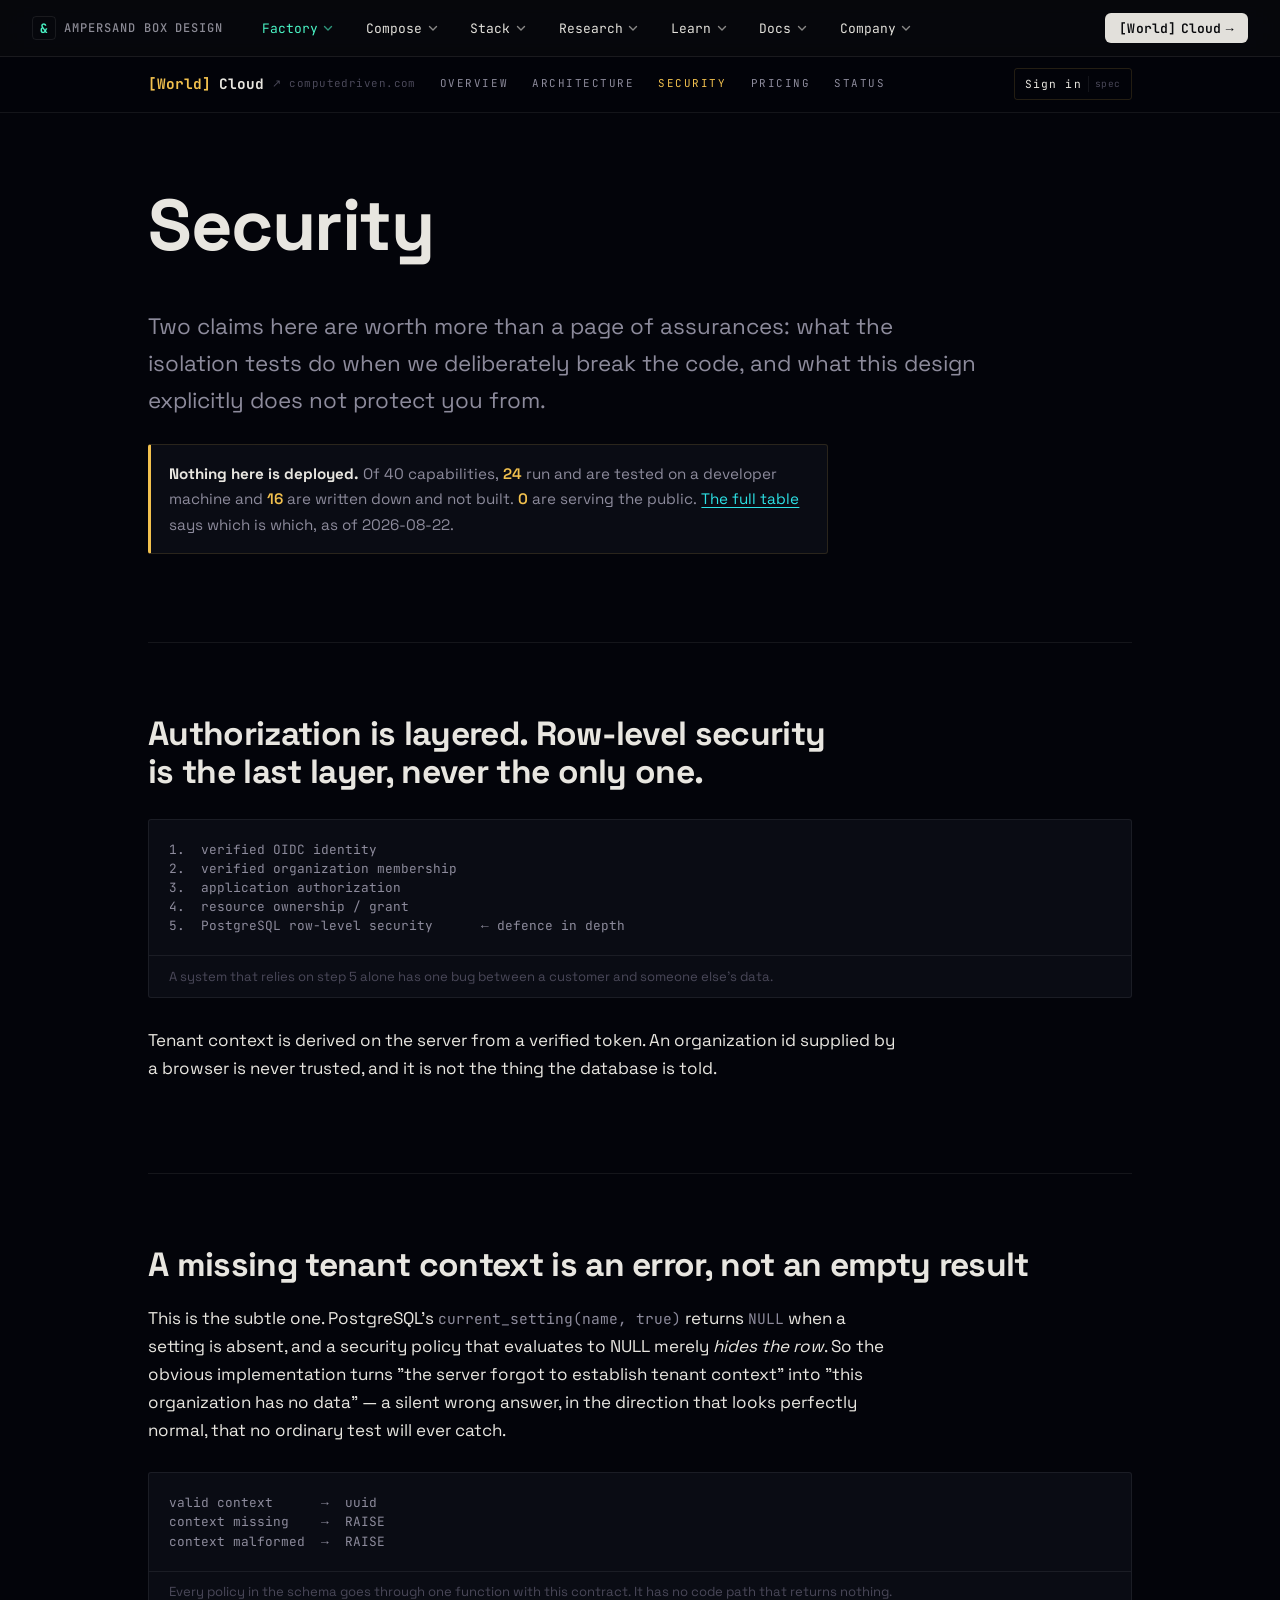
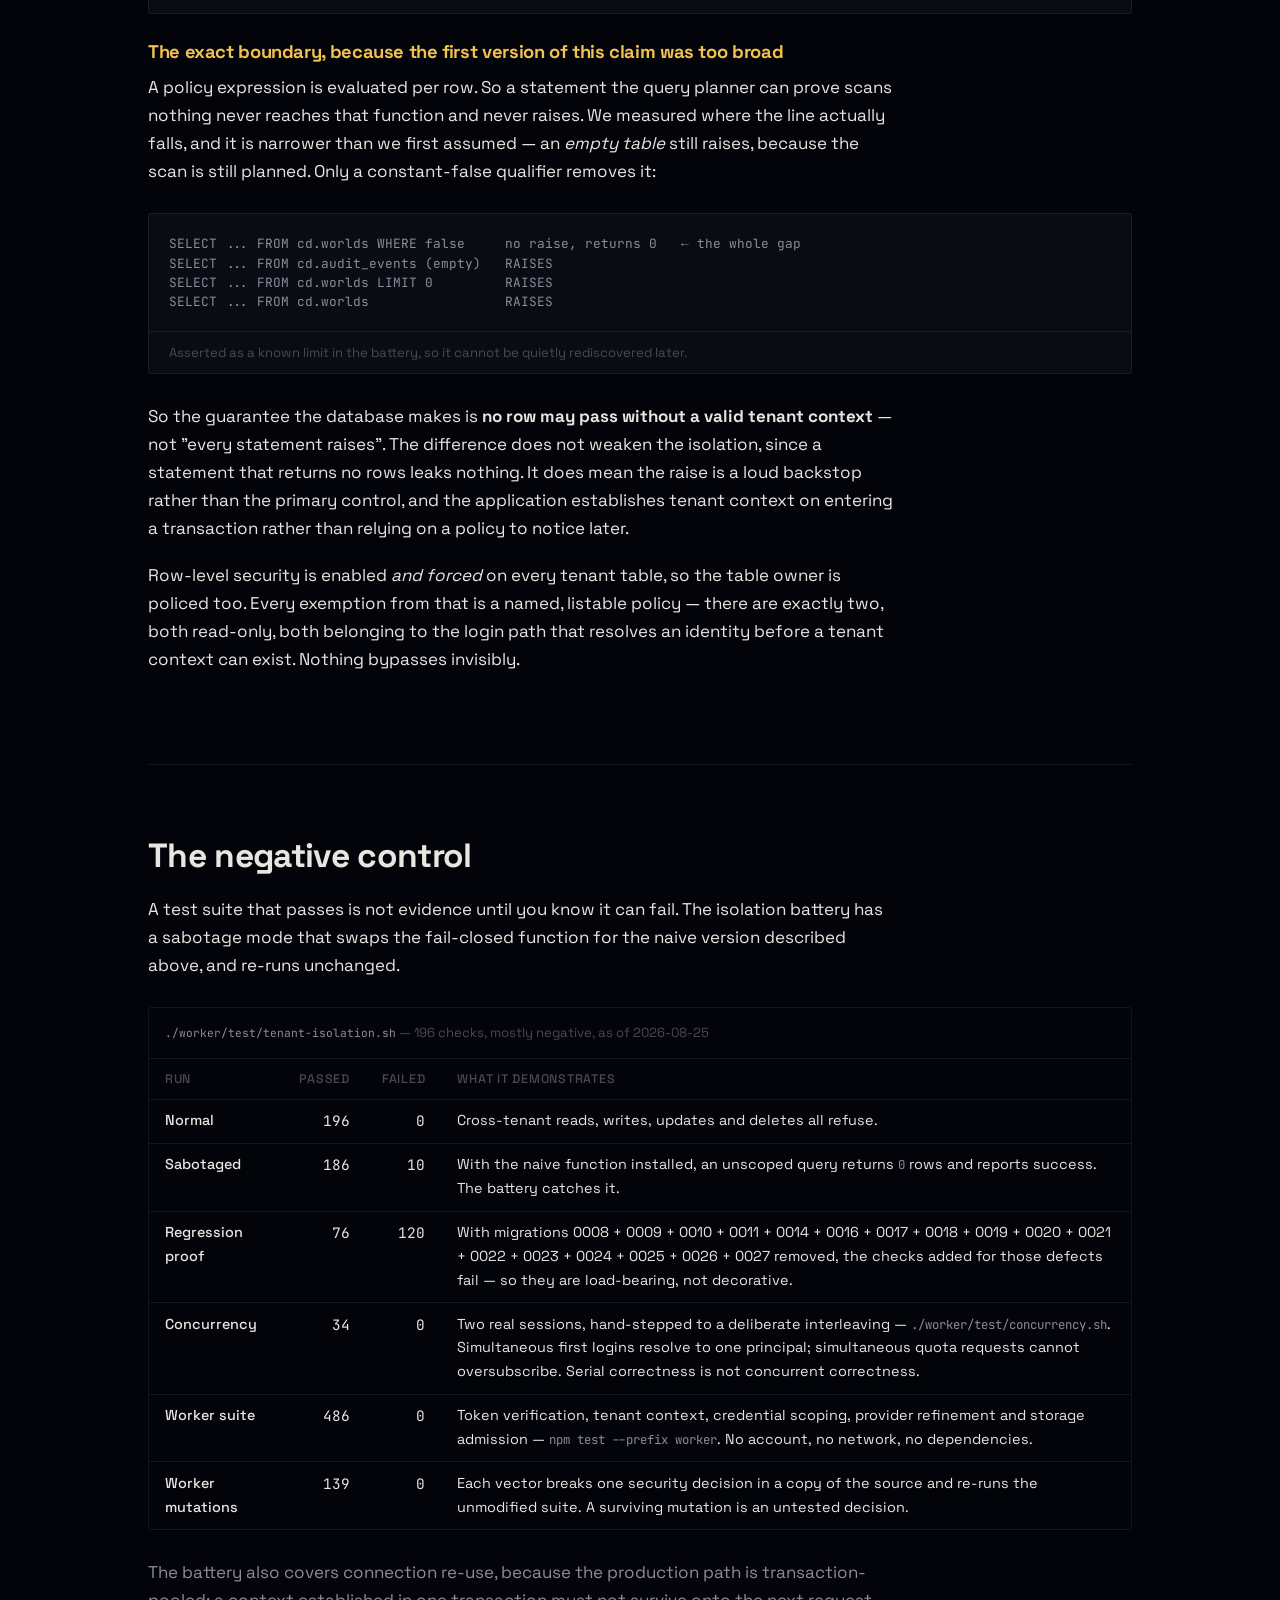
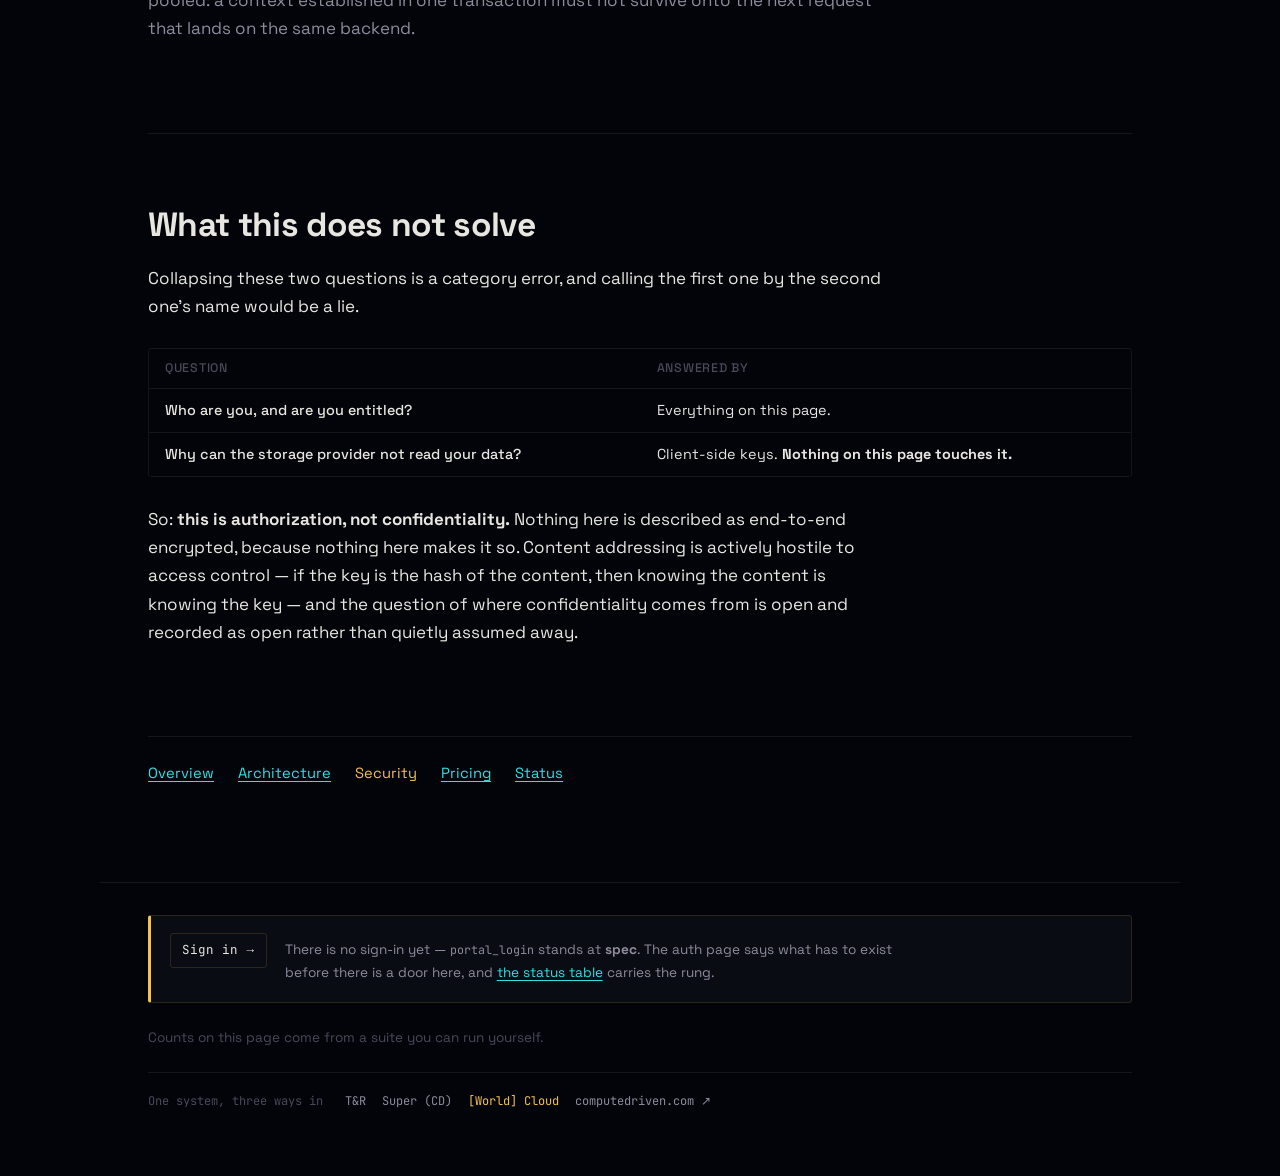
<file: security.html>
<!doctype html>
<html lang="en">
    <head>
        <meta charset="UTF-8" />
        <meta name="viewport" content="width=device-width, initial-scale=1.0" />
        <title>Security — [World] Cloud</title>
        <meta
            name="description"
            content="How tenants are kept apart, why a missing tenant context raises instead of returning nothing, and what this does not solve. Includes the negative-control result for the isolation battery."
        />
        <link rel="canonical" href="https://cloud.computedriven.com/security" />
        <link rel="stylesheet" href="/assets/site.css" />
    </head>
    <body>
        <header class="site">
            <div class="site-bar">
                <a class="site-logo" href="https://computedriven.com" aria-label="ComputeDriven — the studio [World] Cloud is one of three properties of"><b>[World]</b> Cloud<span class="bto" aria-hidden="true">&#8599;</span><span class="bto bto-w" aria-hidden="true">computedriven.com</span></a>
                <nav class="site-links" aria-label="Primary">
                    <a href="/">Overview</a>
                    <a href="/architecture">Architecture</a>
                    <a href="/security" aria-current="page">Security</a>
                    <a href="/pricing">Pricing</a>
                    <a href="/status">Status</a>
                </nav>
                <!-- STATUS:authcta:BEGIN -->
<a class="site-auth" href="/auth">Sign in <span class="tag">spec</span></a>
<!-- STATUS:authcta:END -->
            </div>
        </header>
        <main>
            <section>
                <h1>Security</h1>
                <p class="lede">
                    Two claims here are worth more than a page of assurances: what the
                    isolation tests do when we deliberately break the code, and what this
                    design explicitly does not protect you from.
                </p>

                <!-- STATUS:banner:BEGIN -->
<p class="banner" role="status">
  <strong>Nothing here is deployed.</strong>
  Of 40 capabilities, <b>24</b> run and are tested on a developer machine
  and <b>16</b> are written down and not built.
  <b>0</b> are serving the public.
  <a href="/status">The full table</a> says which is which, as of 2026-08-22.
</p>
<!-- STATUS:banner:END -->
            </section>

            <section>
                <h2>Authorization is layered. Row-level security is the last layer, never the only one.</h2>
                <figure class="fig">
                    <pre>
1.  verified OIDC identity
2.  verified organization membership
3.  application authorization
4.  resource ownership / grant
5.  PostgreSQL row-level security      ← defence in depth</pre
                    >
                    <figcaption>
                        A system that relies on step 5 alone has one bug between a customer and
                        someone else's data.
                    </figcaption>
                </figure>
                <p>
                    Tenant context is derived on the server from a verified token. An
                    organization id supplied by a browser is never trusted, and it is not the
                    thing the database is told.
                </p>
            </section>

            <section>
                <h2>A missing tenant context is an error, not an empty result</h2>
                <p>
                    This is the subtle one. PostgreSQL's
                    <code>current_setting(name, true)</code> returns <code>NULL</code> when a
                    setting is absent, and a security policy that evaluates to NULL merely
                    <em>hides the row</em>. So the obvious implementation turns "the server
                    forgot to establish tenant context" into "this organization has no data" —
                    a silent wrong answer, in the direction that looks perfectly normal, that
                    no ordinary test will ever catch.
                </p>
                <figure class="fig">
                    <pre>
valid context      →  uuid
context missing    →  RAISE
context malformed  →  RAISE</pre
                    >
                    <figcaption>
                        Every policy in the schema goes through one function with this
                        contract. It has no code path that returns nothing.
                    </figcaption>
                </figure>

                <h3>The exact boundary, because the first version of this claim was too broad</h3>
                <p>
                    A policy expression is evaluated per row. So a statement the query planner
                    can prove scans nothing never reaches that function and never raises. We
                    measured where the line actually falls, and it is narrower than we first
                    assumed — an <em>empty table</em> still raises, because the scan is still
                    planned. Only a constant-false qualifier removes it:
                </p>
                <figure class="fig">
                    <pre>
SELECT ... FROM cd.worlds WHERE false     no raise, returns 0   ← the whole gap
SELECT ... FROM cd.audit_events (empty)   RAISES
SELECT ... FROM cd.worlds LIMIT 0         RAISES
SELECT ... FROM cd.worlds                 RAISES</pre
                    >
                    <figcaption>
                        Asserted as a known limit in the battery, so it cannot be quietly
                        rediscovered later.
                    </figcaption>
                </figure>
                <p>
                    So the guarantee the database makes is
                    <strong>no row may pass without a valid tenant context</strong> — not "every
                    statement raises". The difference does not weaken the isolation, since a
                    statement that returns no rows leaks nothing. It does mean the raise is a
                    loud backstop rather than the primary control, and the application
                    establishes tenant context on entering a transaction rather than relying on
                    a policy to notice later.
                </p>
                <p>
                    Row-level security is enabled <em>and forced</em> on every tenant table, so
                    the table owner is policed too. Every exemption from that is a named,
                    listable policy — there are exactly two, both read-only, both belonging to
                    the login path that resolves an identity before a tenant context can exist.
                    Nothing bypasses invisibly.
                </p>
            </section>

            <section>
                <h2>The negative control</h2>
                <p>
                    A test suite that passes is not evidence until you know it can fail. The
                    isolation battery has a sabotage mode that swaps the fail-closed function
                    for the naive version described above, and re-runs unchanged.
                </p>
                <div class="scroll">
                    <!-- STATUS:battery:BEGIN -->
<table>
  <caption><code>./worker/test/tenant-isolation.sh</code> — 196 checks, mostly negative, as of 2026-08-25</caption>
  <thead>
    <tr><th scope="col">Run</th><th scope="col">Passed</th><th scope="col">Failed</th><th scope="col">What it demonstrates</th></tr>
  </thead>
  <tbody>
    <tr>
      <th scope="row">Normal</th>
      <td class="num">196</td>
      <td class="num">0</td>
      <td>Cross-tenant reads, writes, updates and deletes all refuse.</td>
    </tr>
    <tr>
      <th scope="row">Sabotaged</th>
      <td class="num">186</td>
      <td class="num">10</td>
      <td>With the naive function installed, an unscoped query returns <code>0</code> rows and reports success. The battery catches it.</td>
    </tr>
    <tr>
      <th scope="row">Regression proof</th>
      <td class="num">76</td>
      <td class="num">120</td>
      <td>With migrations 0008 + 0009 + 0010 + 0011 + 0014 + 0016 + 0017 + 0018 + 0019 + 0020 + 0021 + 0022 + 0023 + 0024 + 0025 + 0026 + 0027 removed, the checks added for those defects fail — so they are load-bearing, not decorative.</td>
    </tr>
    <tr>
      <th scope="row">Concurrency</th>
      <td class="num">34</td>
      <td class="num">0</td>
      <td>Two real sessions, hand-stepped to a deliberate interleaving — <code>./worker/test/concurrency.sh</code>. Simultaneous first logins resolve to one principal; simultaneous quota requests cannot oversubscribe. Serial correctness is not concurrent correctness.</td>
    </tr>
    <tr>
      <th scope="row">Worker suite</th>
      <td class="num">486</td>
      <td class="num">0</td>
      <td>Token verification, tenant context, credential scoping, provider refinement and storage admission — <code>npm test --prefix worker</code>. No account, no network, no dependencies.</td>
    </tr>
    <tr>
      <th scope="row">Worker mutations</th>
      <td class="num">139</td>
      <td class="num">0</td>
      <td>Each vector breaks one security decision in a copy of the source and re-runs the unmodified suite. A surviving mutation is an untested decision.</td>
    </tr>
  </tbody>
</table>
<!-- STATUS:battery:END -->
                </div>
                <p class="dim">
                    The battery also covers connection re-use, because the production path is
                    transaction-pooled: a context established in one transaction must not
                    survive onto the next request that lands on the same backend.
                </p>
            </section>

            <section>
                <h2>What this does not solve</h2>
                <p>
                    Collapsing these two questions is a category error, and calling the first
                    one by the second one's name would be a lie.
                </p>
                <div class="scroll">
                    <table>
                        <thead>
                            <tr>
                                <th scope="col">Question</th>
                                <th scope="col">Answered by</th>
                            </tr>
                        </thead>
                        <tbody>
                            <tr>
                                <th scope="row">Who are you, and are you entitled?</th>
                                <td>Everything on this page.</td>
                            </tr>
                            <tr>
                                <th scope="row">Why can the storage provider not read your data?</th>
                                <td>
                                    Client-side keys. <strong>Nothing on this page touches it.</strong>
                                </td>
                            </tr>
                        </tbody>
                    </table>
                </div>
                <p>
                    So: <strong>this is authorization, not confidentiality.</strong> Nothing
                    here is described as end-to-end encrypted, because nothing here makes it so.
                    Content addressing is actively hostile to access control — if the key is
                    the hash of the content, then knowing the content is knowing the key — and
                    the question of where confidentiality comes from is open and recorded as
                    open rather than quietly assumed away.
                </p>
            </section>

            <nav class="pages" aria-label="Sections">
                <a href="/">Overview</a>
                <a href="/architecture">Architecture</a>
                <a href="/security" aria-current="page">Security</a>
                <a href="/pricing">Pricing</a>
                <a href="/status">Status</a>
            </nav>
        </main>

        <footer>
            <!-- STATUS:footauth:BEGIN -->
<div class="foot-auth">
  <a class="foot-auth-cta" href="/auth">Sign in &rarr;</a>
  <p class="foot-auth-note">There is no sign-in yet — <code>portal_login</code> stands at <b>spec</b>. The auth page says what has to exist before there is a door here, and <a href="/status">the status table</a> carries the rung.</p>
</div>
<!-- STATUS:footauth:END -->
            <p>Counts on this page come from a suite you can run yourself.</p>
            <div class="foot-fam">
                <span>One system, three ways in</span>
                <span class="ff-links">
                    <a href="https://tr.computedriven.com/">T&amp;R</a>
                    <a href="https://super.computedriven.com">Super (CD)</a>
                    <b>[World] Cloud</b>
                    <a href="https://computedriven.com">computedriven.com <span aria-hidden="true">&#8599;</span></a>
                </span>
            </div>
        </footer>

        <script type="module" src="/amp-nav.js"></script>
        <amp-nav property="cloud"></amp-nav>
    </body>
</html>
</file>
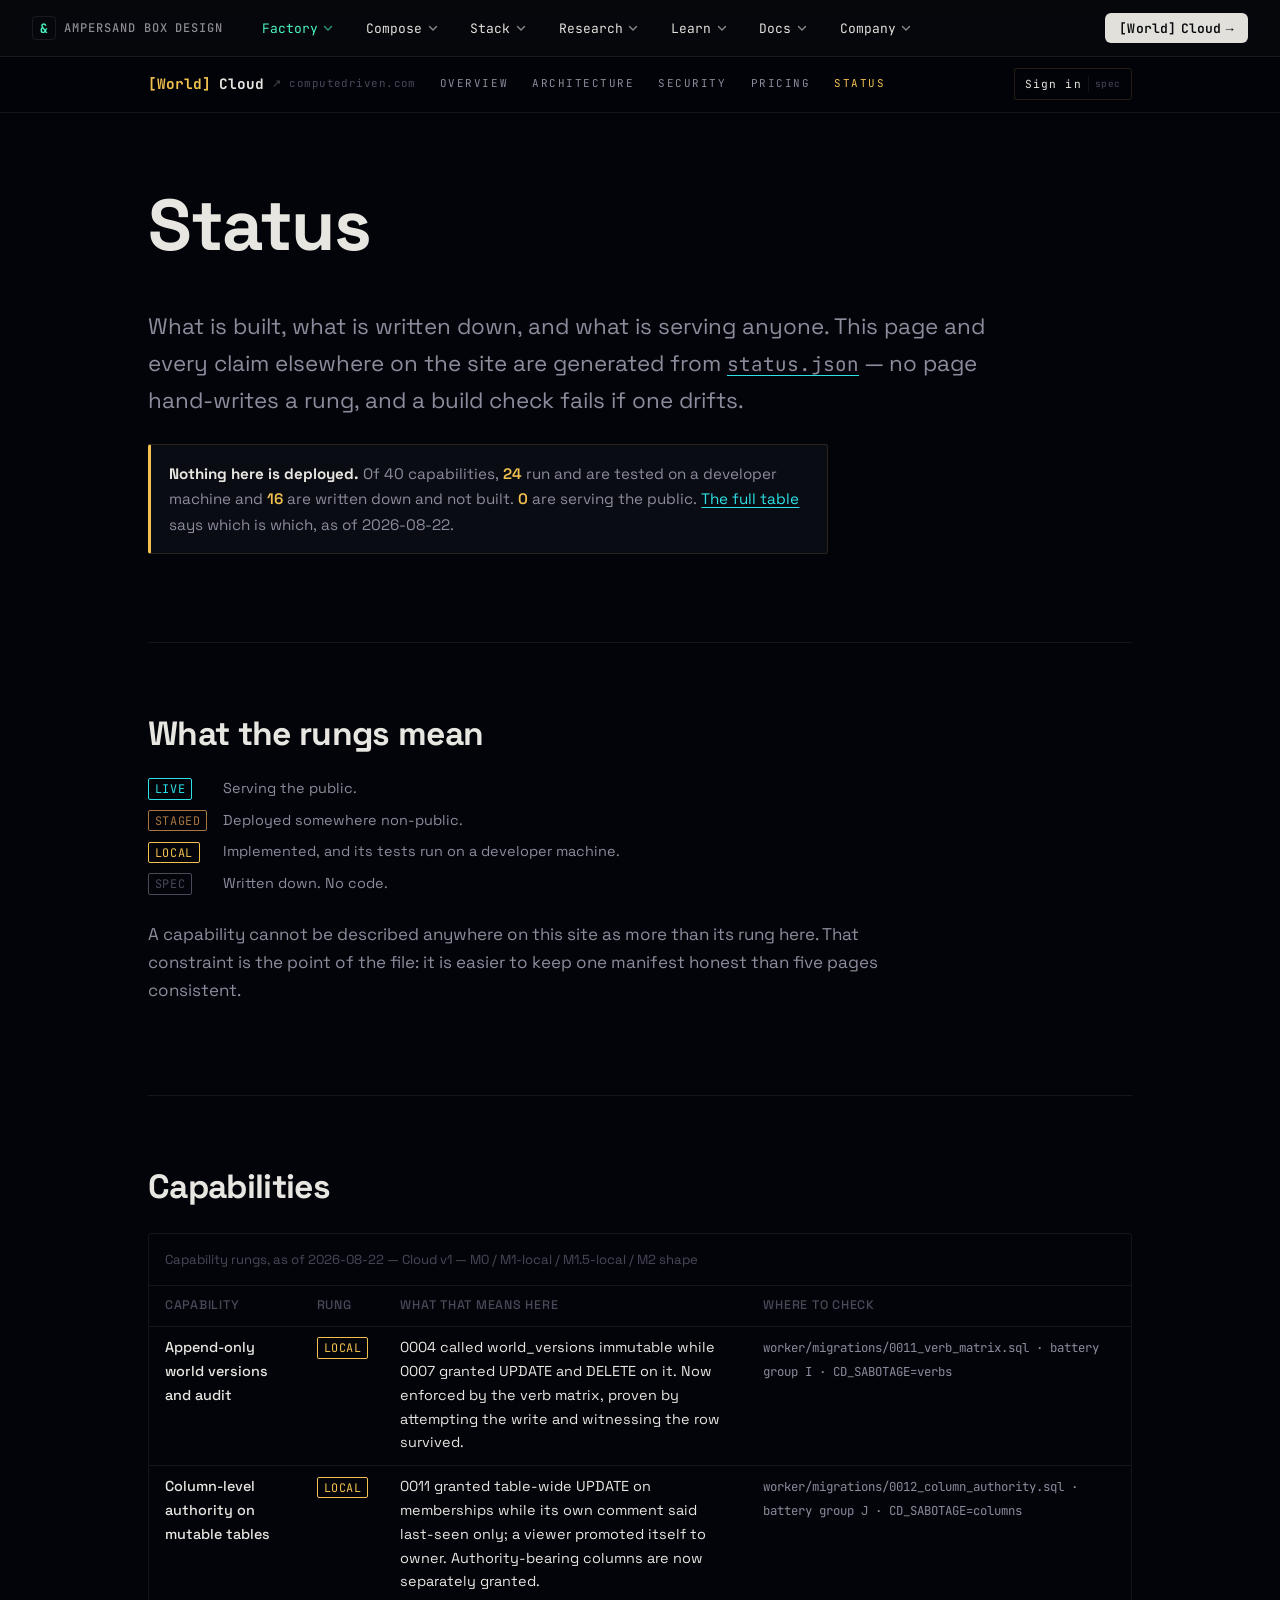
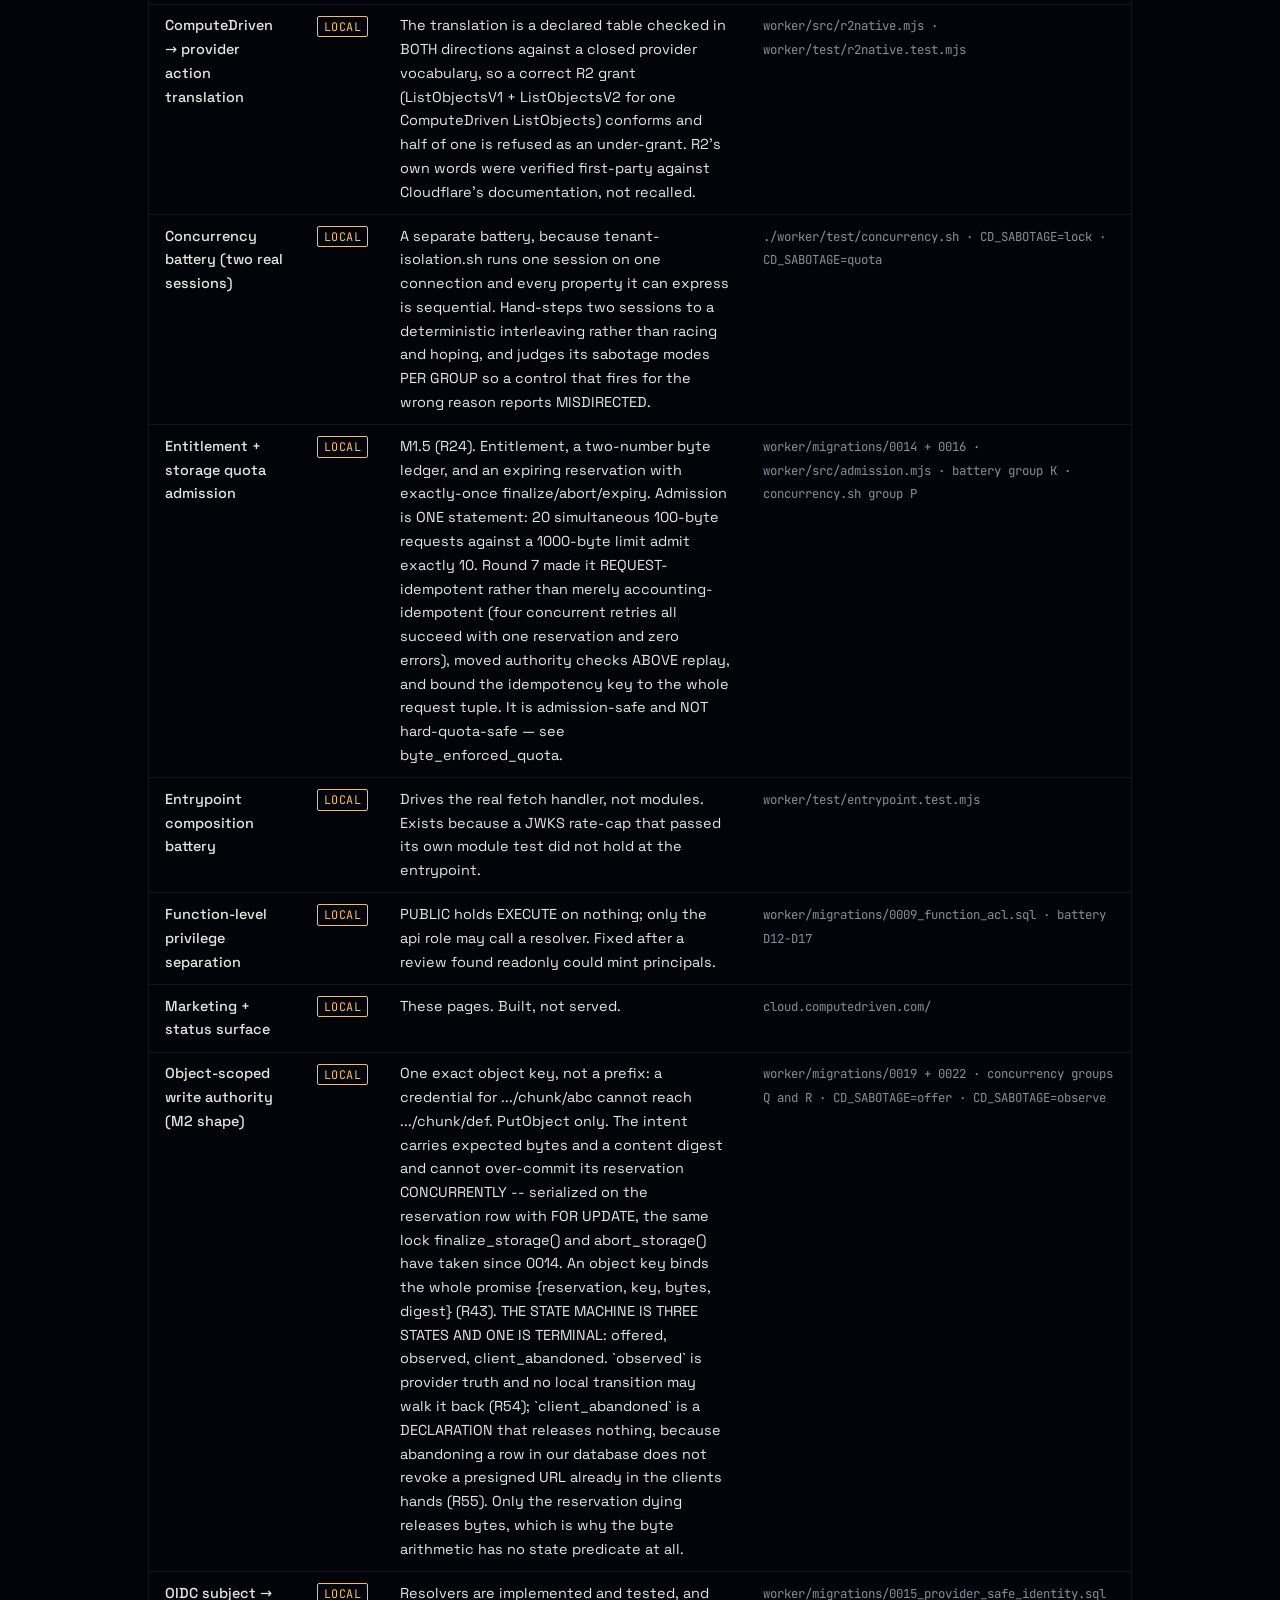
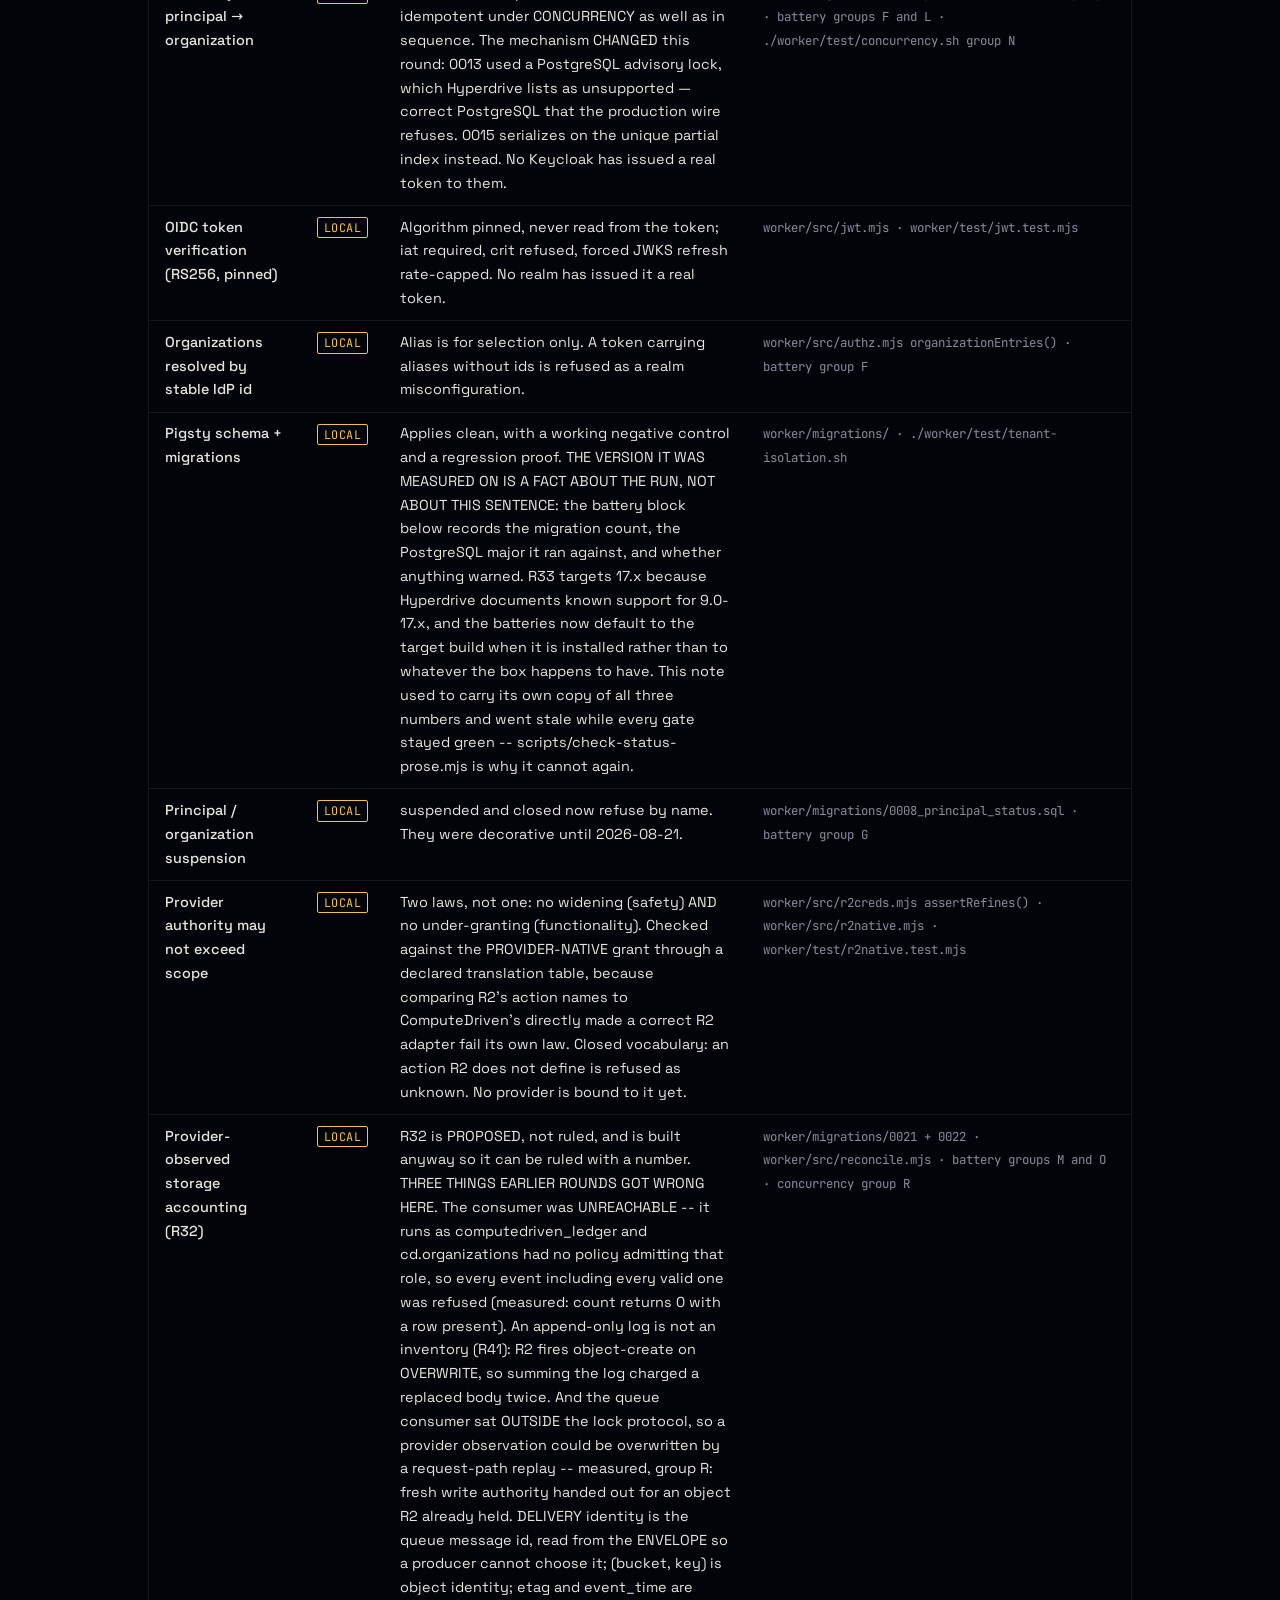
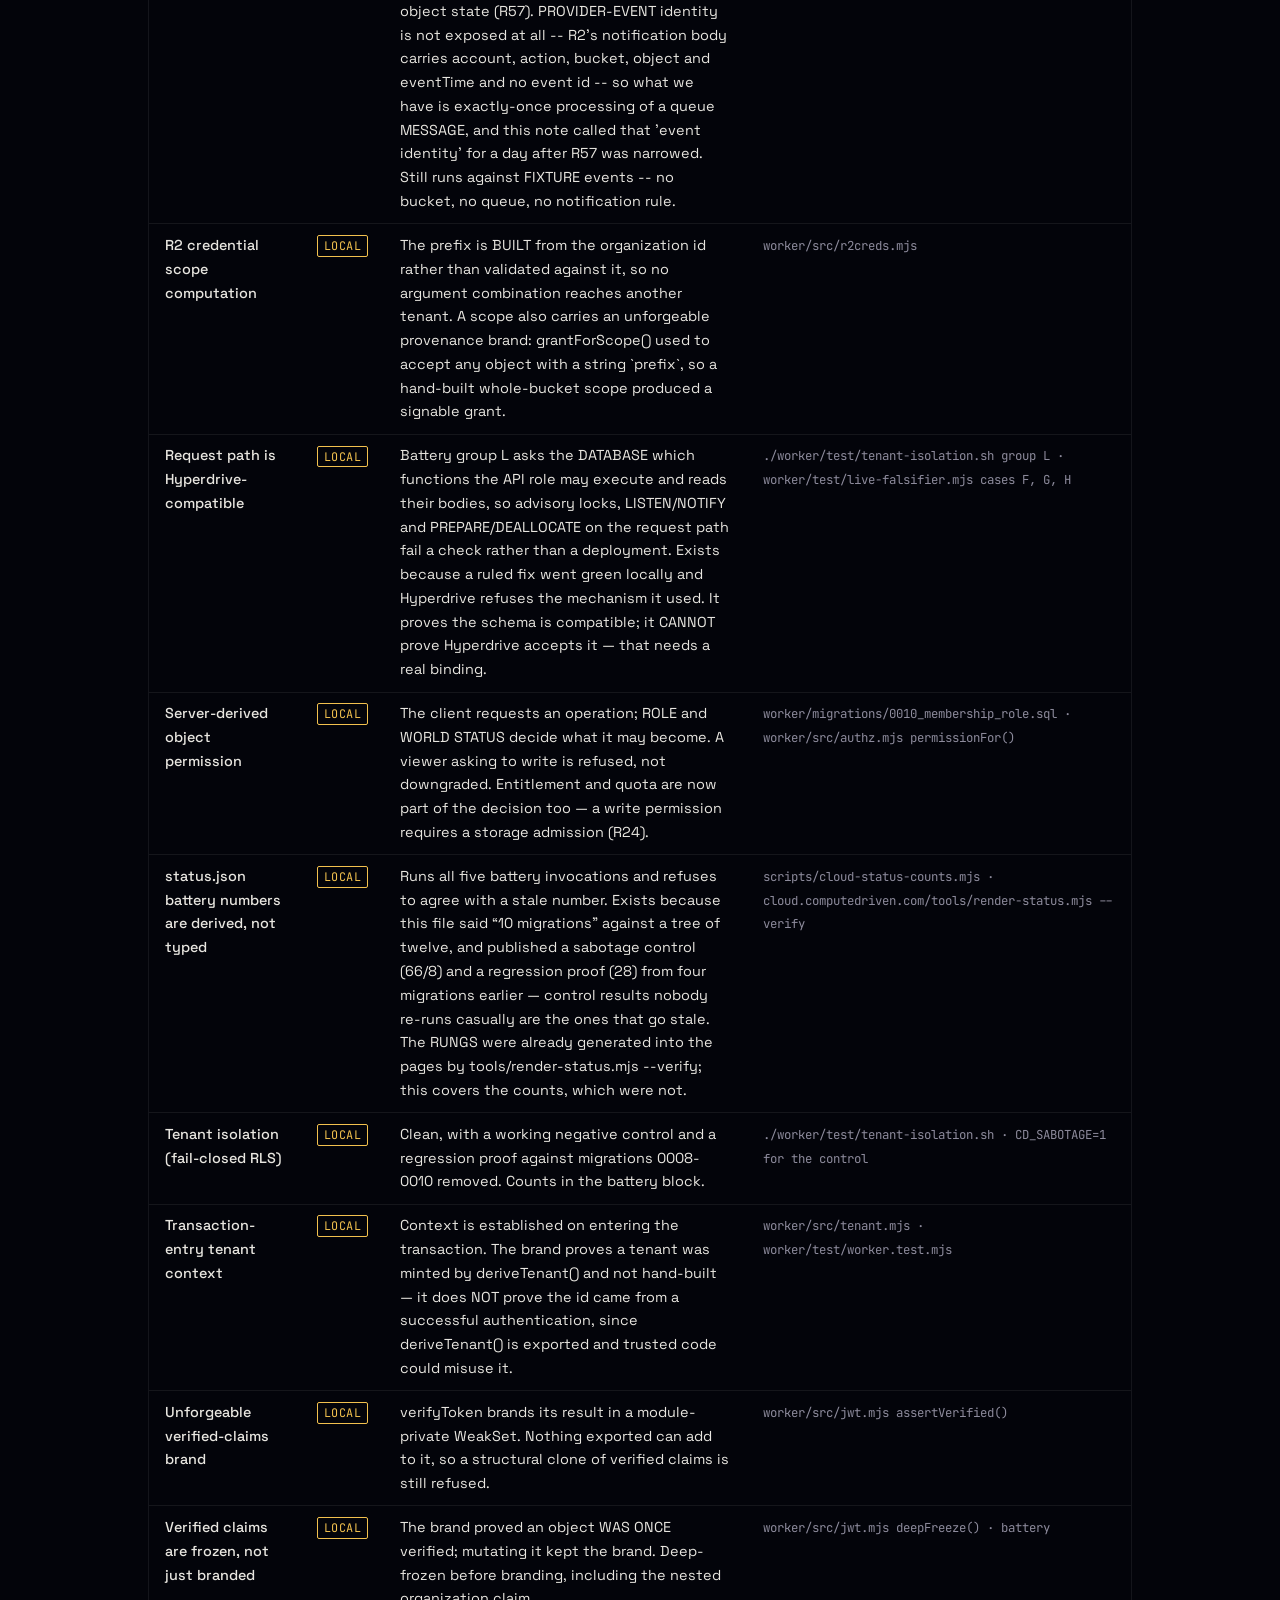
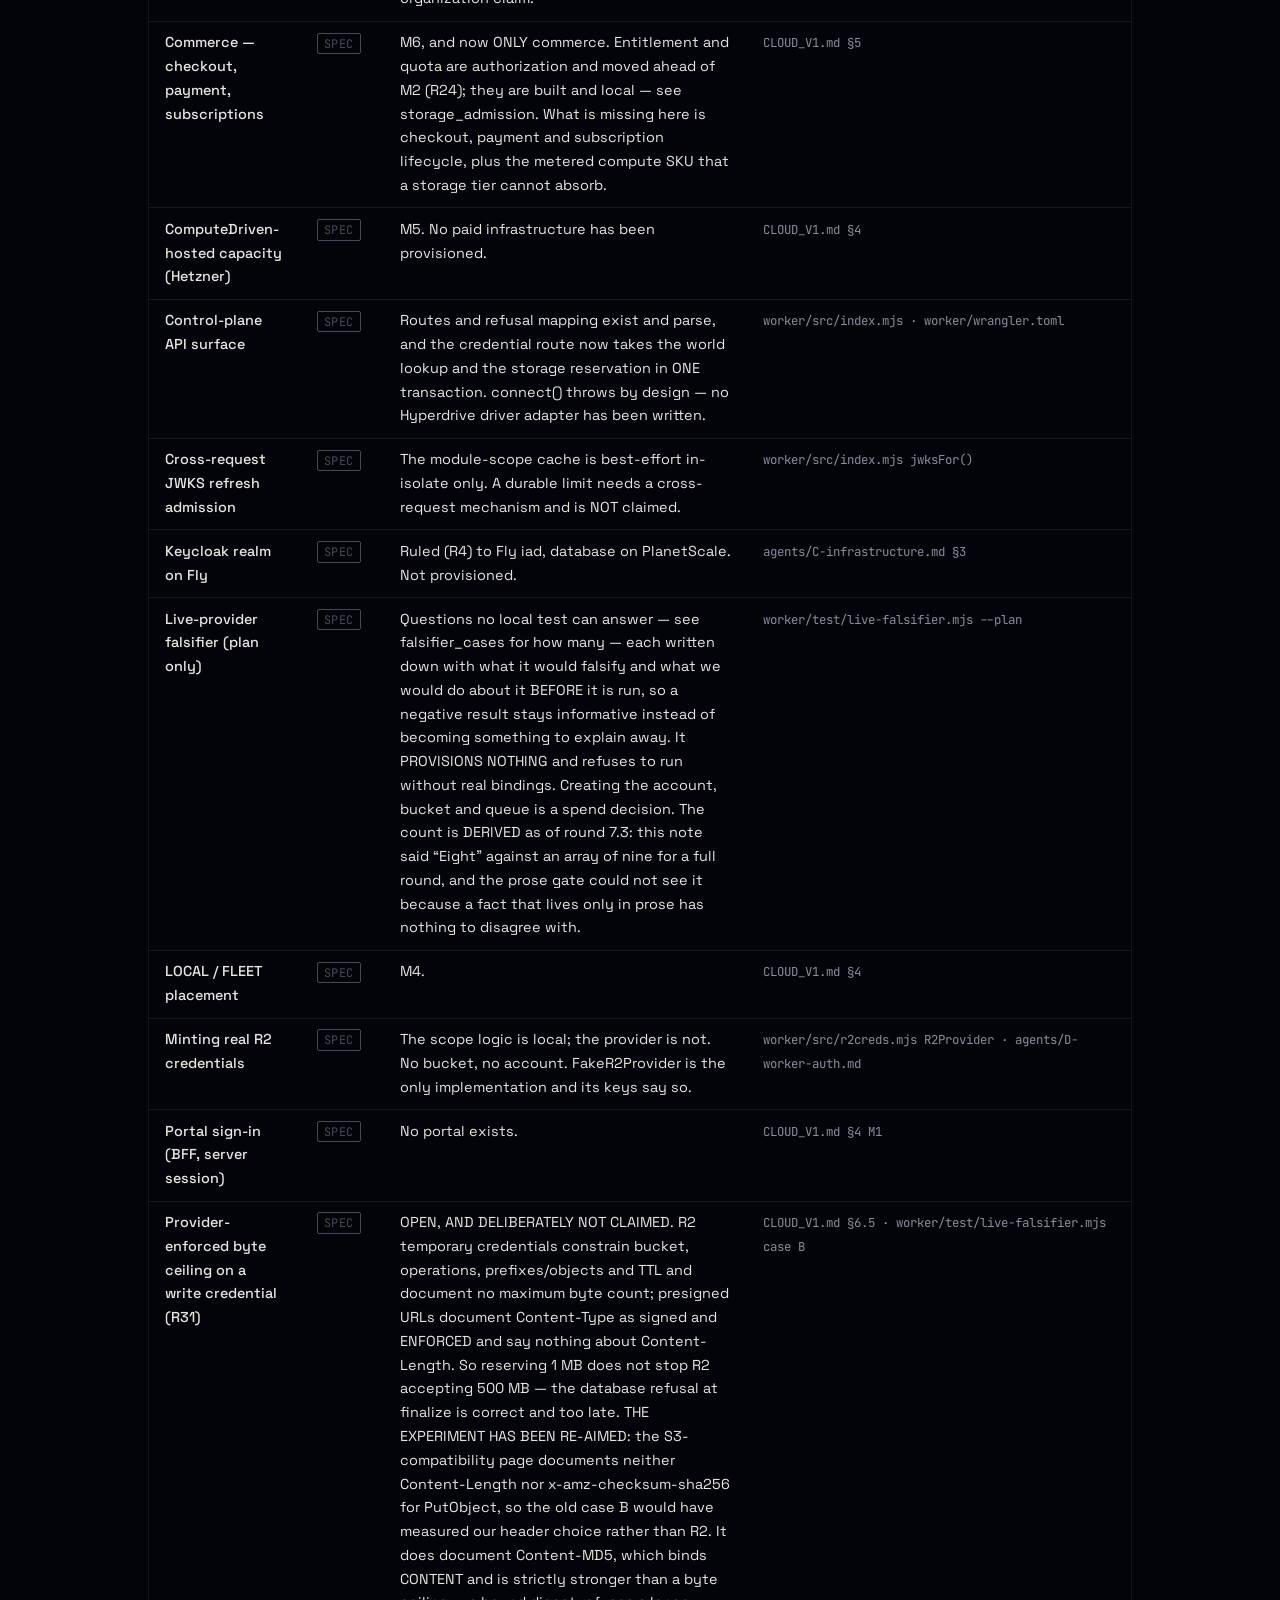
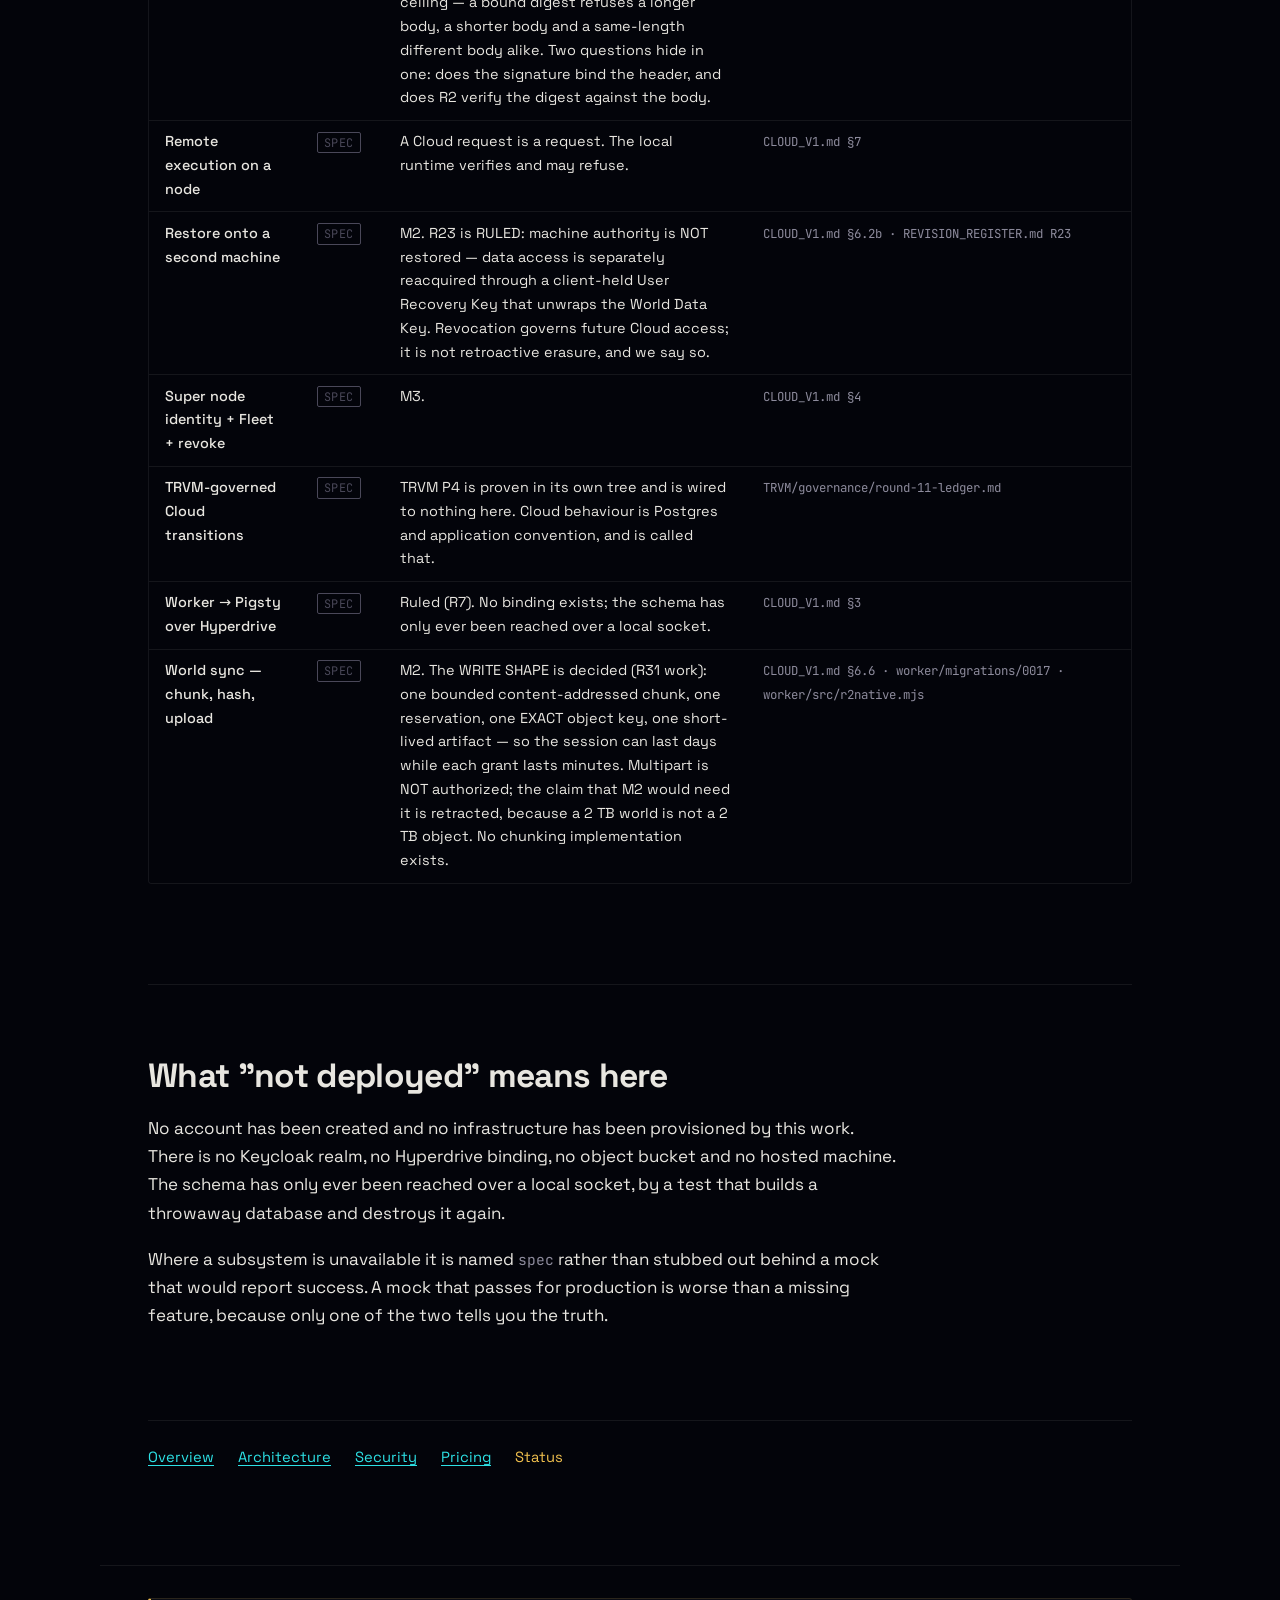
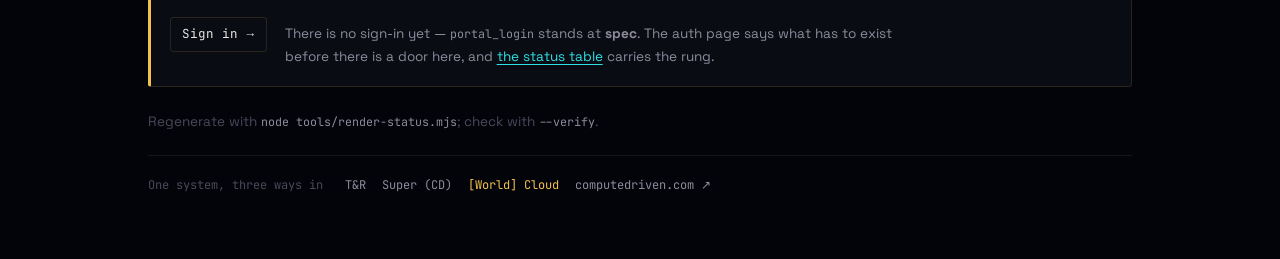
<file: status.html>
<!doctype html>
<html lang="en">
    <head>
        <meta charset="UTF-8" />
        <meta name="viewport" content="width=device-width, initial-scale=1.0" />
        <title>Status — [World] Cloud</title>
        <meta
            name="description"
            content="Every ComputeDriven Cloud capability and the rung it actually stands on: spec, local, staged or live. Generated from a single machine-readable manifest, not written by hand."
        />
        <link rel="canonical" href="https://cloud.computedriven.com/status" />
        <link rel="stylesheet" href="/assets/site.css" />
    </head>
    <body>
        <header class="site">
            <div class="site-bar">
                <a class="site-logo" href="https://computedriven.com" aria-label="ComputeDriven — the studio [World] Cloud is one of three properties of"><b>[World]</b> Cloud<span class="bto" aria-hidden="true">&#8599;</span><span class="bto bto-w" aria-hidden="true">computedriven.com</span></a>
                <nav class="site-links" aria-label="Primary">
                    <a href="/">Overview</a>
                    <a href="/architecture">Architecture</a>
                    <a href="/security">Security</a>
                    <a href="/pricing">Pricing</a>
                    <a href="/status" aria-current="page">Status</a>
                </nav>
                <!-- STATUS:authcta:BEGIN -->
<a class="site-auth" href="/auth">Sign in <span class="tag">spec</span></a>
<!-- STATUS:authcta:END -->
            </div>
        </header>
        <main>
            <section>
                <h1>Status</h1>
                <p class="lede">
                    What is built, what is written down, and what is serving anyone. This page
                    and every claim elsewhere on the site are generated from
                    <a href="/status.json"><code>status.json</code></a> — no page hand-writes a
                    rung, and a build check fails if one drifts.
                </p>

                <!-- STATUS:banner:BEGIN -->
<p class="banner" role="status">
  <strong>Nothing here is deployed.</strong>
  Of 40 capabilities, <b>24</b> run and are tested on a developer machine
  and <b>16</b> are written down and not built.
  <b>0</b> are serving the public.
  <a href="/status">The full table</a> says which is which, as of 2026-08-22.
</p>
<!-- STATUS:banner:END -->
            </section>

            <section>
                <h2>What the rungs mean</h2>
                <!-- STATUS:legend:BEGIN -->
<dl class="legend">
  <dt><span class="rung rung-live">live</span></dt>
  <dd>Serving the public.</dd>
  <dt><span class="rung rung-staged">staged</span></dt>
  <dd>Deployed somewhere non-public.</dd>
  <dt><span class="rung rung-local">local</span></dt>
  <dd>Implemented, and its tests run on a developer machine.</dd>
  <dt><span class="rung rung-spec">spec</span></dt>
  <dd>Written down. No code.</dd>
</dl>
<!-- STATUS:legend:END -->
                <p class="dim">
                    A capability cannot be described anywhere on this site as more than its
                    rung here. That constraint is the point of the file: it is easier to keep
                    one manifest honest than five pages consistent.
                </p>
            </section>

            <section>
                <h2>Capabilities</h2>
                <div class="scroll">
                    <!-- STATUS:table:BEGIN -->
<table class="status">
  <caption>Capability rungs, as of 2026-08-22 — Cloud v1 — M0 / M1-local / M1.5-local / M2 shape</caption>
  <thead>
    <tr><th scope="col">Capability</th><th scope="col">Rung</th><th scope="col">What that means here</th><th scope="col">Where to check</th></tr>
  </thead>
  <tbody>
    <tr>
      <th scope="row">Append-only world versions and audit</th>
      <td><span class="rung rung-local">local</span></td>
      <td>0004 called world_versions immutable while 0007 granted UPDATE and DELETE on it. Now enforced by the verb matrix, proven by attempting the write and witnessing the row survived.</td>
      <td><code>worker/migrations/0011_verb_matrix.sql · battery group I · CD_SABOTAGE=verbs</code></td>
    </tr>
    <tr>
      <th scope="row">Column-level authority on mutable tables</th>
      <td><span class="rung rung-local">local</span></td>
      <td>0011 granted table-wide UPDATE on memberships while its own comment said last-seen only; a viewer promoted itself to owner. Authority-bearing columns are now separately granted.</td>
      <td><code>worker/migrations/0012_column_authority.sql · battery group J · CD_SABOTAGE=columns</code></td>
    </tr>
    <tr>
      <th scope="row">ComputeDriven → provider action translation</th>
      <td><span class="rung rung-local">local</span></td>
      <td>The translation is a declared table checked in BOTH directions against a closed provider vocabulary, so a correct R2 grant (ListObjectsV1 + ListObjectsV2 for one ComputeDriven ListObjects) conforms and half of one is refused as an under-grant. R2's own words were verified first-party against Cloudflare's documentation, not recalled.</td>
      <td><code>worker/src/r2native.mjs · worker/test/r2native.test.mjs</code></td>
    </tr>
    <tr>
      <th scope="row">Concurrency battery (two real sessions)</th>
      <td><span class="rung rung-local">local</span></td>
      <td>A separate battery, because tenant-isolation.sh runs one session on one connection and every property it can express is sequential. Hand-steps two sessions to a deterministic interleaving rather than racing and hoping, and judges its sabotage modes PER GROUP so a control that fires for the wrong reason reports MISDIRECTED.</td>
      <td><code>./worker/test/concurrency.sh · CD_SABOTAGE=lock · CD_SABOTAGE=quota</code></td>
    </tr>
    <tr>
      <th scope="row">Entitlement + storage quota admission</th>
      <td><span class="rung rung-local">local</span></td>
      <td>M1.5 (R24). Entitlement, a two-number byte ledger, and an expiring reservation with exactly-once finalize/abort/expiry. Admission is ONE statement: 20 simultaneous 100-byte requests against a 1000-byte limit admit exactly 10. Round 7 made it REQUEST-idempotent rather than merely accounting-idempotent (four concurrent retries all succeed with one reservation and zero errors), moved authority checks ABOVE replay, and bound the idempotency key to the whole request tuple. It is admission-safe and NOT hard-quota-safe — see byte_enforced_quota.</td>
      <td><code>worker/migrations/0014 + 0016 · worker/src/admission.mjs · battery group K · concurrency.sh group P</code></td>
    </tr>
    <tr>
      <th scope="row">Entrypoint composition battery</th>
      <td><span class="rung rung-local">local</span></td>
      <td>Drives the real fetch handler, not modules. Exists because a JWKS rate-cap that passed its own module test did not hold at the entrypoint.</td>
      <td><code>worker/test/entrypoint.test.mjs</code></td>
    </tr>
    <tr>
      <th scope="row">Function-level privilege separation</th>
      <td><span class="rung rung-local">local</span></td>
      <td>PUBLIC holds EXECUTE on nothing; only the api role may call a resolver. Fixed after a review found readonly could mint principals.</td>
      <td><code>worker/migrations/0009_function_acl.sql · battery D12-D17</code></td>
    </tr>
    <tr>
      <th scope="row">Marketing + status surface</th>
      <td><span class="rung rung-local">local</span></td>
      <td>These pages. Built, not served.</td>
      <td><code>cloud.computedriven.com/</code></td>
    </tr>
    <tr>
      <th scope="row">Object-scoped write authority (M2 shape)</th>
      <td><span class="rung rung-local">local</span></td>
      <td>One exact object key, not a prefix: a credential for .../chunk/abc cannot reach .../chunk/def. PutObject only. The intent carries expected bytes and a content digest and cannot over-commit its reservation CONCURRENTLY -- serialized on the reservation row with FOR UPDATE, the same lock finalize_storage() and abort_storage() have taken since 0014. An object key binds the whole promise {reservation, key, bytes, digest} (R43). THE STATE MACHINE IS THREE STATES AND ONE IS TERMINAL: offered, observed, client_abandoned. `observed` is provider truth and no local transition may walk it back (R54); `client_abandoned` is a DECLARATION that releases nothing, because abandoning a row in our database does not revoke a presigned URL already in the clients hands (R55). Only the reservation dying releases bytes, which is why the byte arithmetic has no state predicate at all.</td>
      <td><code>worker/migrations/0019 + 0022 · concurrency groups Q and R · CD_SABOTAGE=offer · CD_SABOTAGE=observe</code></td>
    </tr>
    <tr>
      <th scope="row">OIDC subject → principal → organization</th>
      <td><span class="rung rung-local">local</span></td>
      <td>Resolvers are implemented and tested, and idempotent under CONCURRENCY as well as in sequence. The mechanism CHANGED this round: 0013 used a PostgreSQL advisory lock, which Hyperdrive lists as unsupported — correct PostgreSQL that the production wire refuses. 0015 serializes on the unique partial index instead. No Keycloak has issued a real token to them.</td>
      <td><code>worker/migrations/0015_provider_safe_identity.sql · battery groups F and L · ./worker/test/concurrency.sh group N</code></td>
    </tr>
    <tr>
      <th scope="row">OIDC token verification (RS256, pinned)</th>
      <td><span class="rung rung-local">local</span></td>
      <td>Algorithm pinned, never read from the token; iat required, crit refused, forced JWKS refresh rate-capped. No realm has issued it a real token.</td>
      <td><code>worker/src/jwt.mjs · worker/test/jwt.test.mjs</code></td>
    </tr>
    <tr>
      <th scope="row">Organizations resolved by stable IdP id</th>
      <td><span class="rung rung-local">local</span></td>
      <td>Alias is for selection only. A token carrying aliases without ids is refused as a realm misconfiguration.</td>
      <td><code>worker/src/authz.mjs organizationEntries() · battery group F</code></td>
    </tr>
    <tr>
      <th scope="row">Pigsty schema + migrations</th>
      <td><span class="rung rung-local">local</span></td>
      <td>Applies clean, with a working negative control and a regression proof. THE VERSION IT WAS MEASURED ON IS A FACT ABOUT THE RUN, NOT ABOUT THIS SENTENCE: the battery block below records the migration count, the PostgreSQL major it ran against, and whether anything warned. R33 targets 17.x because Hyperdrive documents known support for 9.0-17.x, and the batteries now default to the target build when it is installed rather than to whatever the box happens to have. This note used to carry its own copy of all three numbers and went stale while every gate stayed green -- scripts/check-status-prose.mjs is why it cannot again.</td>
      <td><code>worker/migrations/ · ./worker/test/tenant-isolation.sh</code></td>
    </tr>
    <tr>
      <th scope="row">Principal / organization suspension</th>
      <td><span class="rung rung-local">local</span></td>
      <td>suspended and closed now refuse by name. They were decorative until 2026-08-21.</td>
      <td><code>worker/migrations/0008_principal_status.sql · battery group G</code></td>
    </tr>
    <tr>
      <th scope="row">Provider authority may not exceed scope</th>
      <td><span class="rung rung-local">local</span></td>
      <td>Two laws, not one: no widening (safety) AND no under-granting (functionality). Checked against the PROVIDER-NATIVE grant through a declared translation table, because comparing R2's action names to ComputeDriven's directly made a correct R2 adapter fail its own law. Closed vocabulary: an action R2 does not define is refused as unknown. No provider is bound to it yet.</td>
      <td><code>worker/src/r2creds.mjs assertRefines() · worker/src/r2native.mjs · worker/test/r2native.test.mjs</code></td>
    </tr>
    <tr>
      <th scope="row">Provider-observed storage accounting (R32)</th>
      <td><span class="rung rung-local">local</span></td>
      <td>R32 is PROPOSED, not ruled, and is built anyway so it can be ruled with a number. THREE THINGS EARLIER ROUNDS GOT WRONG HERE. The consumer was UNREACHABLE -- it runs as computedriven_ledger and cd.organizations had no policy admitting that role, so every event including every valid one was refused (measured: count returns 0 with a row present). An append-only log is not an inventory (R41): R2 fires object-create on OVERWRITE, so summing the log charged a replaced body twice. And the queue consumer sat OUTSIDE the lock protocol, so a provider observation could be overwritten by a request-path replay -- measured, group R: fresh write authority handed out for an object R2 already held. DELIVERY identity is the queue message id, read from the ENVELOPE so a producer cannot choose it; (bucket, key) is object identity; etag and event_time are object state (R57). PROVIDER-EVENT identity is not exposed at all -- R2's notification body carries account, action, bucket, object and eventTime and no event id -- so what we have is exactly-once processing of a queue MESSAGE, and this note called that 'event identity' for a day after R57 was narrowed. Still runs against FIXTURE events -- no bucket, no queue, no notification rule.</td>
      <td><code>worker/migrations/0021 + 0022 · worker/src/reconcile.mjs · battery groups M and O · concurrency group R</code></td>
    </tr>
    <tr>
      <th scope="row">R2 credential scope computation</th>
      <td><span class="rung rung-local">local</span></td>
      <td>The prefix is BUILT from the organization id rather than validated against it, so no argument combination reaches another tenant. A scope also carries an unforgeable provenance brand: grantForScope() used to accept any object with a string `prefix`, so a hand-built whole-bucket scope produced a signable grant.</td>
      <td><code>worker/src/r2creds.mjs</code></td>
    </tr>
    <tr>
      <th scope="row">Request path is Hyperdrive-compatible</th>
      <td><span class="rung rung-local">local</span></td>
      <td>Battery group L asks the DATABASE which functions the API role may execute and reads their bodies, so advisory locks, LISTEN/NOTIFY and PREPARE/DEALLOCATE on the request path fail a check rather than a deployment. Exists because a ruled fix went green locally and Hyperdrive refuses the mechanism it used. It proves the schema is compatible; it CANNOT prove Hyperdrive accepts it — that needs a real binding.</td>
      <td><code>./worker/test/tenant-isolation.sh group L · worker/test/live-falsifier.mjs cases F, G, H</code></td>
    </tr>
    <tr>
      <th scope="row">Server-derived object permission</th>
      <td><span class="rung rung-local">local</span></td>
      <td>The client requests an operation; ROLE and WORLD STATUS decide what it may become. A viewer asking to write is refused, not downgraded. Entitlement and quota are now part of the decision too — a write permission requires a storage admission (R24).</td>
      <td><code>worker/migrations/0010_membership_role.sql · worker/src/authz.mjs permissionFor()</code></td>
    </tr>
    <tr>
      <th scope="row">status.json battery numbers are derived, not typed</th>
      <td><span class="rung rung-local">local</span></td>
      <td>Runs all five battery invocations and refuses to agree with a stale number. Exists because this file said “10 migrations” against a tree of twelve, and published a sabotage control (66/8) and a regression proof (28) from four migrations earlier — control results nobody re-runs casually are the ones that go stale. The RUNGS were already generated into the pages by tools/render-status.mjs --verify; this covers the counts, which were not.</td>
      <td><code>scripts/cloud-status-counts.mjs · cloud.computedriven.com/tools/render-status.mjs --verify</code></td>
    </tr>
    <tr>
      <th scope="row">Tenant isolation (fail-closed RLS)</th>
      <td><span class="rung rung-local">local</span></td>
      <td>Clean, with a working negative control and a regression proof against migrations 0008-0010 removed. Counts in the battery block.</td>
      <td><code>./worker/test/tenant-isolation.sh · CD_SABOTAGE=1 for the control</code></td>
    </tr>
    <tr>
      <th scope="row">Transaction-entry tenant context</th>
      <td><span class="rung rung-local">local</span></td>
      <td>Context is established on entering the transaction. The brand proves a tenant was minted by deriveTenant() and not hand-built — it does NOT prove the id came from a successful authentication, since deriveTenant() is exported and trusted code could misuse it.</td>
      <td><code>worker/src/tenant.mjs · worker/test/worker.test.mjs</code></td>
    </tr>
    <tr>
      <th scope="row">Unforgeable verified-claims brand</th>
      <td><span class="rung rung-local">local</span></td>
      <td>verifyToken brands its result in a module-private WeakSet. Nothing exported can add to it, so a structural clone of verified claims is still refused.</td>
      <td><code>worker/src/jwt.mjs assertVerified()</code></td>
    </tr>
    <tr>
      <th scope="row">Verified claims are frozen, not just branded</th>
      <td><span class="rung rung-local">local</span></td>
      <td>The brand proved an object WAS ONCE verified; mutating it kept the brand. Deep-frozen before branding, including the nested organization claim.</td>
      <td><code>worker/src/jwt.mjs deepFreeze() · battery</code></td>
    </tr>
    <tr>
      <th scope="row">Commerce — checkout, payment, subscriptions</th>
      <td><span class="rung rung-spec">spec</span></td>
      <td>M6, and now ONLY commerce. Entitlement and quota are authorization and moved ahead of M2 (R24); they are built and local — see storage_admission. What is missing here is checkout, payment and subscription lifecycle, plus the metered compute SKU that a storage tier cannot absorb.</td>
      <td><code>CLOUD_V1.md §5</code></td>
    </tr>
    <tr>
      <th scope="row">ComputeDriven-hosted capacity (Hetzner)</th>
      <td><span class="rung rung-spec">spec</span></td>
      <td>M5. No paid infrastructure has been provisioned.</td>
      <td><code>CLOUD_V1.md §4</code></td>
    </tr>
    <tr>
      <th scope="row">Control-plane API surface</th>
      <td><span class="rung rung-spec">spec</span></td>
      <td>Routes and refusal mapping exist and parse, and the credential route now takes the world lookup and the storage reservation in ONE transaction. connect() throws by design — no Hyperdrive driver adapter has been written.</td>
      <td><code>worker/src/index.mjs · worker/wrangler.toml</code></td>
    </tr>
    <tr>
      <th scope="row">Cross-request JWKS refresh admission</th>
      <td><span class="rung rung-spec">spec</span></td>
      <td>The module-scope cache is best-effort in-isolate only. A durable limit needs a cross-request mechanism and is NOT claimed.</td>
      <td><code>worker/src/index.mjs jwksFor()</code></td>
    </tr>
    <tr>
      <th scope="row">Keycloak realm on Fly</th>
      <td><span class="rung rung-spec">spec</span></td>
      <td>Ruled (R4) to Fly iad, database on PlanetScale. Not provisioned.</td>
      <td><code>agents/C-infrastructure.md §3</code></td>
    </tr>
    <tr>
      <th scope="row">Live-provider falsifier (plan only)</th>
      <td><span class="rung rung-spec">spec</span></td>
      <td>Questions no local test can answer — see falsifier_cases for how many — each written down with what it would falsify and what we would do about it BEFORE it is run, so a negative result stays informative instead of becoming something to explain away. It PROVISIONS NOTHING and refuses to run without real bindings. Creating the account, bucket and queue is a spend decision. The count is DERIVED as of round 7.3: this note said “Eight” against an array of nine for a full round, and the prose gate could not see it because a fact that lives only in prose has nothing to disagree with.</td>
      <td><code>worker/test/live-falsifier.mjs --plan</code></td>
    </tr>
    <tr>
      <th scope="row">LOCAL / FLEET placement</th>
      <td><span class="rung rung-spec">spec</span></td>
      <td>M4.</td>
      <td><code>CLOUD_V1.md §4</code></td>
    </tr>
    <tr>
      <th scope="row">Minting real R2 credentials</th>
      <td><span class="rung rung-spec">spec</span></td>
      <td>The scope logic is local; the provider is not. No bucket, no account. FakeR2Provider is the only implementation and its keys say so.</td>
      <td><code>worker/src/r2creds.mjs R2Provider · agents/D-worker-auth.md</code></td>
    </tr>
    <tr>
      <th scope="row">Portal sign-in (BFF, server session)</th>
      <td><span class="rung rung-spec">spec</span></td>
      <td>No portal exists.</td>
      <td><code>CLOUD_V1.md §4 M1</code></td>
    </tr>
    <tr>
      <th scope="row">Provider-enforced byte ceiling on a write credential (R31)</th>
      <td><span class="rung rung-spec">spec</span></td>
      <td>OPEN, AND DELIBERATELY NOT CLAIMED. R2 temporary credentials constrain bucket, operations, prefixes/objects and TTL and document no maximum byte count; presigned URLs document Content-Type as signed and ENFORCED and say nothing about Content-Length. So reserving 1 MB does not stop R2 accepting 500 MB — the database refusal at finalize is correct and too late. THE EXPERIMENT HAS BEEN RE-AIMED: the S3-compatibility page documents neither Content-Length nor x-amz-checksum-sha256 for PutObject, so the old case B would have measured our header choice rather than R2. It does document Content-MD5, which binds CONTENT and is strictly stronger than a byte ceiling — a bound digest refuses a longer body, a shorter body and a same-length different body alike. Two questions hide in one: does the signature bind the header, and does R2 verify the digest against the body.</td>
      <td><code>CLOUD_V1.md §6.5 · worker/test/live-falsifier.mjs case B</code></td>
    </tr>
    <tr>
      <th scope="row">Remote execution on a node</th>
      <td><span class="rung rung-spec">spec</span></td>
      <td>A Cloud request is a request. The local runtime verifies and may refuse.</td>
      <td><code>CLOUD_V1.md §7</code></td>
    </tr>
    <tr>
      <th scope="row">Restore onto a second machine</th>
      <td><span class="rung rung-spec">spec</span></td>
      <td>M2. R23 is RULED: machine authority is NOT restored — data access is separately reacquired through a client-held User Recovery Key that unwraps the World Data Key. Revocation governs future Cloud access; it is not retroactive erasure, and we say so.</td>
      <td><code>CLOUD_V1.md §6.2b · REVISION_REGISTER.md R23</code></td>
    </tr>
    <tr>
      <th scope="row">Super node identity + Fleet + revoke</th>
      <td><span class="rung rung-spec">spec</span></td>
      <td>M3.</td>
      <td><code>CLOUD_V1.md §4</code></td>
    </tr>
    <tr>
      <th scope="row">TRVM-governed Cloud transitions</th>
      <td><span class="rung rung-spec">spec</span></td>
      <td>TRVM P4 is proven in its own tree and is wired to nothing here. Cloud behaviour is Postgres and application convention, and is called that.</td>
      <td><code>TRVM/governance/round-11-ledger.md</code></td>
    </tr>
    <tr>
      <th scope="row">Worker → Pigsty over Hyperdrive</th>
      <td><span class="rung rung-spec">spec</span></td>
      <td>Ruled (R7). No binding exists; the schema has only ever been reached over a local socket.</td>
      <td><code>CLOUD_V1.md §3</code></td>
    </tr>
    <tr>
      <th scope="row">World sync — chunk, hash, upload</th>
      <td><span class="rung rung-spec">spec</span></td>
      <td>M2. The WRITE SHAPE is decided (R31 work): one bounded content-addressed chunk, one reservation, one EXACT object key, one short-lived artifact — so the session can last days while each grant lasts minutes. Multipart is NOT authorized; the claim that M2 would need it is retracted, because a 2 TB world is not a 2 TB object. No chunking implementation exists.</td>
      <td><code>CLOUD_V1.md §6.6 · worker/migrations/0017 · worker/src/r2native.mjs</code></td>
    </tr>
  </tbody>
</table>
<!-- STATUS:table:END -->
                </div>
            </section>

            <section>
                <h2>What "not deployed" means here</h2>
                <p>
                    No account has been created and no infrastructure has been provisioned by
                    this work. There is no Keycloak realm, no Hyperdrive binding, no object
                    bucket and no hosted machine. The schema has only ever been reached over a
                    local socket, by a test that builds a throwaway database and destroys it
                    again.
                </p>
                <p>
                    Where a subsystem is unavailable it is named <code>spec</code> rather than
                    stubbed out behind a mock that would report success. A mock that passes for
                    production is worse than a missing feature, because only one of the two
                    tells you the truth.
                </p>
            </section>

            <nav class="pages" aria-label="Sections">
                <a href="/">Overview</a>
                <a href="/architecture">Architecture</a>
                <a href="/security">Security</a>
                <a href="/pricing">Pricing</a>
                <a href="/status" aria-current="page">Status</a>
            </nav>
        </main>

        <footer>
            <!-- STATUS:footauth:BEGIN -->
<div class="foot-auth">
  <a class="foot-auth-cta" href="/auth">Sign in &rarr;</a>
  <p class="foot-auth-note">There is no sign-in yet — <code>portal_login</code> stands at <b>spec</b>. The auth page says what has to exist before there is a door here, and <a href="/status">the status table</a> carries the rung.</p>
</div>
<!-- STATUS:footauth:END -->
            <p>
                Regenerate with <code>node tools/render-status.mjs</code>; check with
                <code>--verify</code>.
            </p>
            <div class="foot-fam">
                <span>One system, three ways in</span>
                <span class="ff-links">
                    <a href="https://tr.computedriven.com/">T&amp;R</a>
                    <a href="https://super.computedriven.com">Super (CD)</a>
                    <b>[World] Cloud</b>
                    <a href="https://computedriven.com">computedriven.com <span aria-hidden="true">&#8599;</span></a>
                </span>
            </div>
        </footer>

        <script type="module" src="/amp-nav.js"></script>
        <amp-nav property="cloud"></amp-nav>
    </body>
</html>
</file>
<file: assets/site.css>
/* cloud.computedriven.com — shares computedriven.com's tokens verbatim so the
   two read as one property. Fonts are self-hosted there for a reason the root
   site states; this surface inherits the same files. */

/* Same two variable woff2 files the root site self-hosts, same reason: a page
   arguing for machines you control should not fetch from one you do not.
   `font-weight: 400 700` is what makes a single variable file cover the range —
   declaring one weight silently flattens every bold on the page. */
@font-face {
    font-family: "Space Grotesk";
    font-style: normal;
    font-weight: 400 700;
    font-display: swap;
    src: url("/fonts/space-grotesk.woff2") format("woff2");
}
@font-face {
    font-family: "JetBrains Mono";
    font-style: normal;
    font-weight: 400 700;
    font-display: swap;
    src: url("/fonts/jetbrains-mono.woff2") format("woff2");
}

:root {
    --bg: #03040a;
    --surface: #0a0c14;
    --surface-2: #10131d;
    --border: rgba(242, 193, 78, 0.14);
    --border-soft: rgba(255, 255, 255, 0.07);
    --text: #e8e6e0;
    --dim: #8d8b9c;
    --muted: #4a4859;
    --amber: #f2c14e;
    --cyan: #2de2e6;
    --bronze: #a8763e;
    --red: #ff5c5c;
    --sans: "Space Grotesk", system-ui, -apple-system, sans-serif;
    --mono: "JetBrains Mono", ui-monospace, monospace;
    --max-w: 1080px;
    --gutter: clamp(1.25rem, 4vw, 3rem);
}

*,
*::before,
*::after {
    box-sizing: border-box;
}

html {
    -webkit-text-size-adjust: 100%;
}

body {
    margin: 0;
    background: var(--bg);
    color: var(--text);
    font-family: var(--sans);
    font-size: clamp(1rem, 0.96rem + 0.2vw, 1.0625rem);
    line-height: 1.65;
    -webkit-font-smoothing: antialiased;
}

/* ── the site header ────────────────────────────────────────────────────────
   Sticky, and deliberately so. amp-nav's _offsetHostFixedNavs() pushes the
   host site's own bar below the portfolio bar by setting `top`, and it only
   touches elements whose COMPUTED position is `fixed` or `sticky` — `top` is a
   no-op on static boxes and would shift a relative one out of place. A static
   header here would look right at first paint and then be overlapped the
   instant amp-nav mounts. */
header.site {
    position: sticky;
    top: 0;
    z-index: 50;
    background: rgba(3, 4, 10, 0.82);
    backdrop-filter: blur(10px);
    border-bottom: 1px solid var(--border-soft);
}
.site-bar {
    max-width: var(--max-w);
    margin: 0 auto;
    padding: 0 var(--gutter);
    height: 56px;
    display: flex;
    align-items: center;
    gap: clamp(0.75rem, 2.4vw, 1.5rem);
}
/* The logo points at the root domain, not at `/` — the three product sites funnel
   back to the studio, and "Overview" one link along is already the way back to
   this site's own front page. The suffix is what keeps the visible label honest
   about the destination; the aria-label carries it at every width, because the
   suffix collapses on narrow screens and an accessible name reading "[World]
   Cloud" on a link that leaves the domain is the actual defect. */
.site-logo {
    flex: none;
    font-family: var(--mono);
    font-weight: 700;
    font-size: 0.9rem;
    color: var(--text);
    text-decoration: none;
    white-space: nowrap;
    display: inline-flex;
    align-items: center;
    gap: 0.5rem;
}
.site-logo b {
    color: var(--amber);
}
.site-logo:hover {
    color: var(--text);
}
.site-logo:hover b {
    color: var(--cyan);
}
.site-logo .bto {
    font-weight: 400;
    font-size: 0.68rem;
    letter-spacing: 0.04em;
    color: var(--muted);
    transition: color 0.18s ease;
}
.site-logo:hover .bto {
    color: var(--amber);
}
@media (max-width: 860px) {
    .site-logo .bto-w {
        display: none;
    }
}

/* The links scroll inside the bar on a narrow screen rather than wrapping it
   to two rows or pushing the auth control off the right edge. */
.site-links {
    flex: 1 1 auto;
    min-width: 0;
    display: flex;
    align-items: center;
    gap: clamp(0.7rem, 2.2vw, 1.5rem);
    overflow-x: auto;
    scrollbar-width: none;
}
.site-links::-webkit-scrollbar {
    display: none;
}
.site-links a {
    font-family: var(--mono);
    font-size: 0.68rem;
    letter-spacing: 0.14em;
    text-transform: uppercase;
    color: var(--dim);
    text-decoration: none;
    white-space: nowrap;
}
.site-links a:hover {
    color: var(--text);
}
.site-links a[aria-current="page"] {
    color: var(--amber);
}

.site-auth {
    flex: none;
    display: inline-flex;
    align-items: center;
    gap: 0.55em;
    font-family: var(--mono);
    font-size: 0.7rem;
    letter-spacing: 0.1em;
    color: var(--text);
    text-decoration: none;
    border: 1px solid var(--border);
    border-radius: 3px;
    padding: 0.55em 0.9em;
    white-space: nowrap;
}
.site-auth:hover,
.site-auth[aria-current="page"] {
    border-color: var(--amber);
    color: var(--amber);
}
/* The rung tag beside "Sign in" is written by tools/render-status.mjs from
   status.json — never typed. When portal sign-in leaves `spec` the renderer
   stops emitting it and the control becomes a plain CTA on every page at once. */
.site-auth .tag {
    font-size: 0.85em;
    letter-spacing: 0.05em;
    color: var(--muted);
    border-left: 1px solid var(--border-soft);
    padding-left: 0.65em;
}
.site-auth:hover .tag {
    color: inherit;
}

main {
    max-width: var(--max-w);
    margin: 0 auto;
    padding: 0 var(--gutter) 6rem;
}

section {
    padding-block: clamp(2.5rem, 6vw, 4.5rem);
    border-top: 1px solid var(--border-soft);
}
section:first-of-type {
    border-top: 0;
}

h1,
h2,
h3 {
    line-height: 1.12;
    letter-spacing: -0.02em;
    text-wrap: balance;
    margin: 0 0 0.6em;
}
h1 {
    font-size: clamp(2.4rem, 1.4rem + 4.4vw, 4.5rem);
    font-weight: 700;
}
h2 {
    font-size: clamp(1.5rem, 1.2rem + 1.3vw, 2.1rem);
}
h3 {
    font-size: 1.15rem;
    color: var(--amber);
}
p {
    margin: 0 0 1.1em;
    max-width: 68ch;
}

a {
    color: var(--cyan);
    text-underline-offset: 0.2em;
    text-decoration-thickness: 1px;
}
a:hover {
    color: var(--amber);
}
:focus-visible {
    outline: 2px solid var(--amber);
    outline-offset: 3px;
}

code,
kbd {
    font-family: var(--mono);
    font-size: 0.86em;
    color: var(--dim);
}

.lede {
    font-size: clamp(1.1rem, 1rem + 0.6vw, 1.4rem);
    color: var(--dim);
    max-width: 60ch;
}
.thesis {
    color: var(--amber);
}
.dim {
    color: var(--dim);
}

/* the honest banner. Amber, not red: this is the system telling the truth
   about itself, which is the system working. */
.banner {
    border: 1px solid var(--border);
    border-left: 3px solid var(--amber);
    background: var(--surface);
    padding: 1rem 1.15rem;
    border-radius: 3px;
    font-size: 0.95rem;
    color: var(--dim);
    max-width: 68ch;
}
.banner strong {
    color: var(--text);
}
.banner b {
    color: var(--amber);
    font-weight: 600;
}

/* ASCII figures. Every one scrolls inside itself so the page body never does. */
figure.fig {
    margin: 1.75rem 0;
    border: 1px solid var(--border-soft);
    background: var(--surface);
    border-radius: 3px;
    overflow: hidden;
}
figure.fig pre {
    margin: 0;
    padding: 1.25rem;
    overflow-x: auto;
    font-family: var(--mono);
    font-size: clamp(0.66rem, 0.55rem + 0.4vw, 0.8rem);
    line-height: 1.5;
    color: var(--dim);
    tab-size: 4;
}
figure.fig figcaption {
    padding: 0.6rem 1.25rem;
    border-top: 1px solid var(--border-soft);
    font-size: 0.82rem;
    color: var(--muted);
}

.grid {
    display: grid;
    gap: 1rem;
    grid-template-columns: repeat(auto-fit, minmax(min(100%, 15rem), 1fr));
    padding: 0;
    margin: 1.75rem 0;
    list-style: none;
}
.card {
    border: 1px solid var(--border-soft);
    background: var(--surface);
    border-radius: 3px;
    padding: 1.1rem 1.2rem;
}
.card h3 {
    margin-bottom: 0.35em;
    font-size: 1rem;
}
/* A linked card heading stays a heading. Without this it inherits link cyan and
   the grid reads as a row of links rather than a row of cards. */
.card h3 a {
    color: inherit;
    text-decoration-color: var(--muted);
}
.card h3 a:hover {
    color: var(--cyan);
    text-decoration-color: currentColor;
}
.card p {
    margin: 0;
    font-size: 0.92rem;
    color: var(--dim);
}

/* the family band — the same three cards, in the same order and the same words,
   ship on all three product sites and in the root's funnel figure, so a reader
   crossing between them recognises the shape rather than re-learning it. The card
   for the site you are already on is a <div>, not an <a>: a link to the page you
   are on is a link that does nothing, and marking it "you are here" while still
   making it clickable is worse than either. */
.fam {
    display: grid;
    grid-template-columns: repeat(auto-fit, minmax(min(100%, 14.5rem), 1fr));
    gap: 1rem;
    margin: 1.75rem 0 0;
}
.fam-card {
    display: block;
    text-decoration: none;
    border: 1px solid var(--border-soft);
    background: var(--surface);
    border-radius: 3px;
    padding: 1.1rem 1.2rem;
    transition:
        border-color 0.18s ease,
        background 0.18s ease;
}
a.fam-card:hover {
    border-color: var(--cyan);
    background: var(--surface-2);
}
.fam-card .fc-n {
    display: flex;
    align-items: baseline;
    flex-wrap: wrap;
    gap: 0.5rem;
    font-weight: 700;
    font-size: 1rem;
    color: var(--text);
}
.fam-card .fc-d {
    display: block;
    font-family: var(--mono);
    font-size: 0.74rem;
    color: var(--dim);
    margin-top: 0.32rem;
}
.fam-card .fc-h {
    display: block;
    font-family: var(--mono);
    font-size: 0.68rem;
    color: var(--muted);
    margin-top: 0.55rem;
}
.fam-card.here {
    border-color: rgba(242, 193, 78, 0.45);
    background: var(--surface-2);
}
.fam-card.here .fc-n {
    color: var(--amber);
}
.fc-you {
    font-family: var(--mono);
    font-size: 0.6rem;
    letter-spacing: 0.14em;
    text-transform: uppercase;
    color: var(--amber);
    border: 1px solid rgba(242, 193, 78, 0.4);
    border-radius: 3px;
    padding: 0.08rem 0.4rem;
}
.fam-foot {
    display: flex;
    flex-wrap: wrap;
    align-items: baseline;
    gap: 0.4rem 0.9rem;
    margin: 1.2rem 0 0;
    padding-top: 1rem;
    border-top: 1px solid var(--border-soft);
    font-family: var(--mono);
    font-size: 0.75rem;
    color: var(--muted);
    max-width: none;
}
.fam-foot a {
    color: var(--amber);
}
.fam-foot a:hover {
    color: var(--cyan);
}

/* tables — wide content scrolls in its own container */
.scroll {
    overflow-x: auto;
    margin: 1.75rem 0;
    border: 1px solid var(--border-soft);
    border-radius: 3px;
}
table {
    border-collapse: collapse;
    width: 100%;
    min-width: 40rem;
    font-size: 0.9rem;
}
table caption {
    text-align: left;
    padding: 0.9rem 1rem;
    color: var(--muted);
    font-size: 0.82rem;
    border-bottom: 1px solid var(--border-soft);
}
th,
td {
    text-align: left;
    padding: 0.6rem 1rem;
    border-bottom: 1px solid var(--border-soft);
    vertical-align: top;
}
thead th {
    color: var(--muted);
    font-size: 0.78rem;
    text-transform: uppercase;
    letter-spacing: 0.06em;
    font-weight: 500;
}
tbody th {
    font-weight: 500;
    color: var(--text);
}
td.num {
    font-family: var(--mono);
    text-align: right;
}
tbody tr:last-child th,
tbody tr:last-child td {
    border-bottom: 0;
}

.rung {
    font-family: var(--mono);
    font-size: 0.74rem;
    text-transform: uppercase;
    letter-spacing: 0.05em;
    padding: 0.15em 0.5em;
    border-radius: 2px;
    border: 1px solid currentColor;
    white-space: nowrap;
}
.rung-live {
    color: var(--cyan);
}
.rung-staged {
    color: var(--bronze);
}
.rung-local {
    color: var(--amber);
}
.rung-spec {
    color: var(--muted);
}

.legend {
    display: grid;
    grid-template-columns: auto 1fr;
    gap: 0.5rem 1rem;
    align-items: baseline;
    margin: 1.5rem 0;
    font-size: 0.9rem;
}
.legend dt {
    justify-self: start;
}
.legend dd {
    margin: 0;
    color: var(--dim);
}

nav.pages {
    border-top: 1px solid var(--border-soft);
    padding: 1.5rem 0 0;
    display: flex;
    flex-wrap: wrap;
    gap: 0.5rem 1.5rem;
    font-size: 0.92rem;
}
nav.pages [aria-current="page"] {
    color: var(--amber);
    text-decoration: none;
}

footer {
    max-width: var(--max-w);
    margin: 0 auto;
    padding: 2rem var(--gutter) 4rem;
    border-top: 1px solid var(--border-soft);
    color: var(--muted);
    font-size: 0.85rem;
}
footer p {
    max-width: 68ch;
}

/* The same four-way row is in the footer of all three product sites and the root,
   so the way out is in the same place wherever a reader stops. The property you
   are on is a <b>, not an <a> — see the note on .fam-card. This sits OUTSIDE the
   STATUS: markers on purpose: render-status.mjs rewrites what is between them. */
.foot-fam {
    display: flex;
    flex-wrap: wrap;
    gap: 0.4rem 1.4rem;
    align-items: baseline;
    margin-top: 1.4rem;
    padding-top: 1.2rem;
    border-top: 1px solid var(--border-soft);
    font-family: var(--mono);
    font-size: 0.75rem;
}
.foot-fam .ff-links {
    display: flex;
    flex-wrap: wrap;
    gap: 0.3rem 1rem;
}
.foot-fam .ff-links b {
    font-weight: 400;
    color: var(--amber);
}
.foot-fam .ff-links a {
    color: var(--dim);
    text-decoration: none;
}
.foot-fam .ff-links a:hover {
    color: var(--amber);
}

/* The foot of every page ends at the same door. The line under it is generated
   from status.json for the same reason the header tag is: a footer repeated on
   six pages is six places for one fact to go stale. */
.foot-auth {
    display: flex;
    flex-wrap: wrap;
    align-items: baseline;
    gap: 0.6rem 1.1rem;
    margin: 0 0 1.5rem;
    padding: 1.1rem 1.2rem;
    border: 1px solid var(--border);
    border-left: 3px solid var(--amber);
    border-radius: 3px;
    background: var(--surface);
}
.foot-auth .foot-auth-cta {
    font-family: var(--mono);
    font-size: 0.78rem;
    letter-spacing: 0.08em;
    color: var(--text);
    text-decoration: none;
    border: 1px solid var(--border);
    border-radius: 3px;
    padding: 0.5em 0.9em;
    white-space: nowrap;
}
.foot-auth .foot-auth-cta:hover {
    border-color: var(--amber);
    color: var(--amber);
}
.foot-auth .foot-auth-note {
    flex: 1 1 20ch;
    margin: 0;
    color: var(--dim);
}

@media (prefers-reduced-motion: reduce) {
    * {
        animation: none !important;
        transition: none !important;
    }
}
</file>
<file: assets/hero-theater.css>
/* hero-theater.css — the homepage opens on a single moving image: the world,
   rendered live in the site's own monospace, migrating between machines.
   The renderer is /assets/hero-theater.js; without scripts (or with reduced
   motion) the headline stands on the dark stage alone, which is the same
   page this site has always been. Only site.css tokens are used. */

section.hero {
    border-top: 0;
    padding-block: 0 clamp(2rem, 4vw, 3rem);
}

/* the stage is full-bleed; clip the page so 100vw cannot cause a scrollbar.
   `html` as well as `body`: 100vw counts the vertical scrollbar, so the stage
   hangs ~8px past the right edge, and clip on `body` alone did not stop the
   page scrolling those 8px — measured in Chrome, `/` scrolled and every other
   page did not. Clipping the root is what actually holds. */
html,
body {
    overflow-x: clip;
}

.ht {
    /* full-bleed stage: break out of main's max-width */
    position: relative;
    width: 100vw;
    margin-left: calc(50% - 50vw);
    min-height: clamp(30rem, 78vh, 44rem);
    overflow: hidden;
    display: flex;
    align-items: center;
}

.ht-canvas {
    position: absolute;
    inset: 0;
    width: 100%;
    height: 100%;
    display: block;
}

.ht-copy {
    position: relative;
    z-index: 2;
    width: 100%;
    max-width: var(--max-w);
    margin: 0 auto;
    padding: clamp(4.5rem, 10vh, 7rem) var(--gutter) 5rem;
    pointer-events: none;
}
.ht-copy a {
    pointer-events: auto;
}
.ht-copy h1 {
    margin-bottom: 0.35em;
}
.ht-copy .lede {
    max-width: 36ch;
}

.ht-thesis {
    font-family: var(--mono);
    font-size: 0.78rem;
    letter-spacing: 0.18em;
    text-transform: uppercase;
    color: var(--amber);
    margin: 1.6rem 0 0;
    opacity: 0.85;
}

/* the two machine floors the world lands on */
.ht-floors {
    position: absolute;
    inset: 0;
    z-index: 1;
    pointer-events: none;
}
/* left/top/width are set by layout() in hero-theater.js, because all three
   depend on R. Do not give this an auto width: translateX(-50%) is the only
   centring mechanism here, and it needs a width that is the line's, not the
   caption's, or the underline drifts off the world. */
.ht-floor {
    position: absolute;
    transform: translateX(-50%);
    text-align: center;
    font-family: var(--mono);
}
.ht-floor-line {
    display: block;
    height: 1px;
    background: var(--dim);
    opacity: 0.55;
    box-shadow: 0 1px 0 rgba(141, 139, 156, 0.15);
}
.ht-floor-cap {
    display: inline-block;
    margin-top: 0.55rem;
    font-size: 0.68rem;
    letter-spacing: 0.12em;
    text-transform: uppercase;
    color: var(--muted);
    white-space: nowrap;
    transition: color 300ms ease, opacity 300ms ease;
    opacity: 0;
}
.ht-floor-cap[data-tone="amber"] {
    color: var(--amber);
    opacity: 1;
}
.ht-floor-cap[data-tone="dim"] {
    color: var(--dim);
    opacity: 1;
}
.ht-floor-cap[data-tone="cyan"] {
    color: var(--cyan);
    opacity: 1;
}

.ht-note {
    position: absolute;
    right: var(--gutter);
    bottom: 0.9rem;
    max-width: 24rem;
    text-align: right;
    z-index: 2;
    font-family: var(--mono);
    font-size: 0.62rem;
    letter-spacing: 0.08em;
    color: var(--muted);
    margin: 0;
    opacity: 0.8;
}

/* small screens: the stage shortens, floors and note stay legible */
@media (max-width: 700px) {
    .ht {
        min-height: 47rem;
        align-items: flex-start;
    }
    .ht-copy {
        padding-top: 3.5rem;
        padding-bottom: 0;
    }
    .ht-note {
        display: none;
    }
    .ht-floor-cap {
        font-size: 0.56rem;
    }
}

.ht-receipt {
    position: absolute;
    z-index: 1;
    font-family: var(--mono);
    font-size: 0.66rem;
    letter-spacing: 0.08em;
    color: var(--dim);
    pointer-events: none;
    white-space: nowrap;
}

/* ---- the board beneath the stage ---------------------------------------- */
/* A seamless circuit tile drifts, barely there, behind the world. The lit
   copy of the same circuitry appears only under the visitor's cursor — the
   framework beneath, in the family style. Both are plain repeating SVG
   backgrounds; the drift is a CSS animation, so reduced motion stills it. */

.ht::before,
.ht::after {
    content: "";
    position: absolute;
    inset: 0;
    z-index: 0;
    background-image: url(/assets/circuit-tile.svg);
    background-size: 280px 280px;
    pointer-events: none;
}
.ht::before {
    opacity: 0.42;
    -webkit-mask-image: radial-gradient(115% 100% at 62% 42%, #000 45%, transparent 96%);
    mask-image: radial-gradient(115% 100% at 62% 42%, #000 45%, transparent 96%);
    animation: ht-pan 140s linear infinite;
}
.ht::after {
    background-image: url(/assets/circuit-tile-lit.svg);
    opacity: 0;
    transition: opacity 350ms ease;
    -webkit-mask-image: radial-gradient(
        250px circle at var(--hx, -20%) var(--hy, -20%),
        rgba(0, 0, 0, 0.9),
        rgba(0, 0, 0, 0.4) 55%,
        transparent 74%
    );
    mask-image: radial-gradient(
        250px circle at var(--hx, -20%) var(--hy, -20%),
        rgba(0, 0, 0, 0.9),
        rgba(0, 0, 0, 0.4) 55%,
        transparent 74%
    );
    animation: ht-pan 140s linear infinite;
}
.ht:hover::after {
    opacity: 1;
}
@keyframes ht-pan {
    to {
        background-position: 280px 280px;
    }
}

.ht-canvas {
    z-index: 1;
}
</file>
